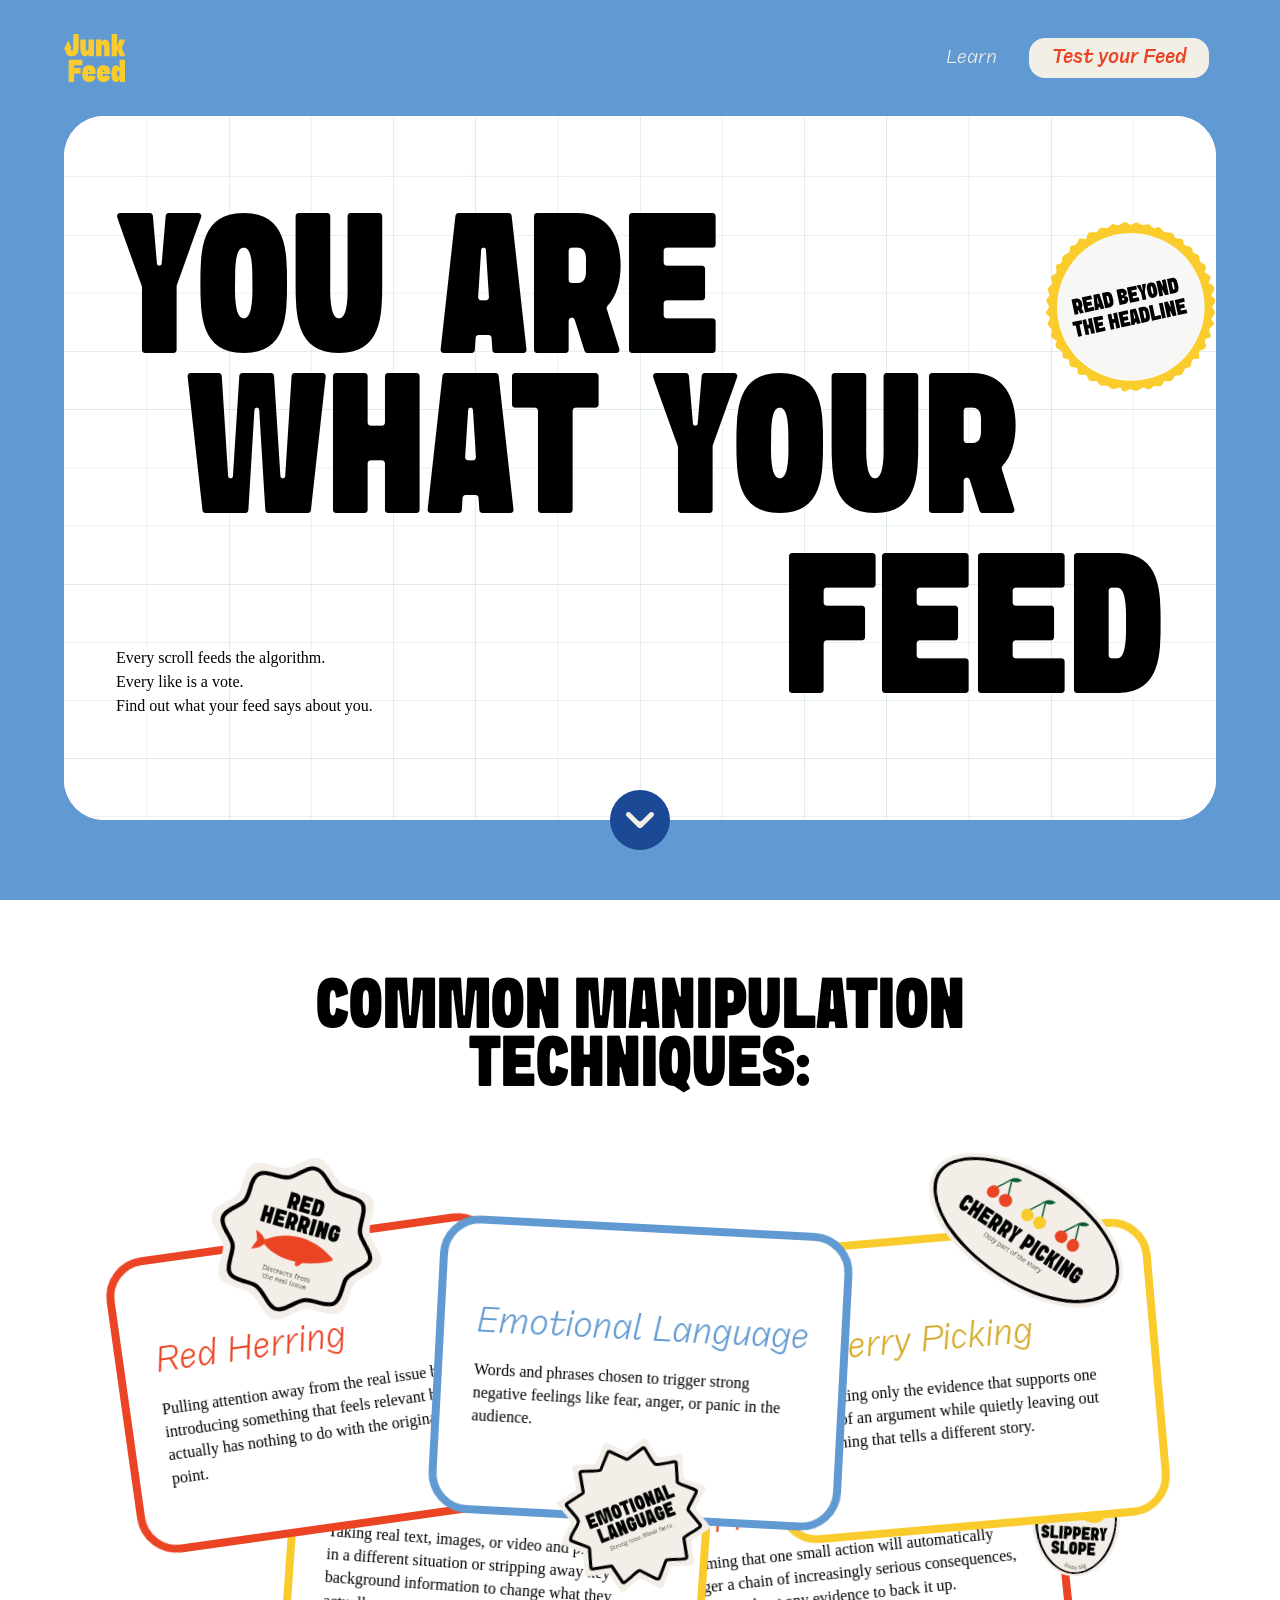
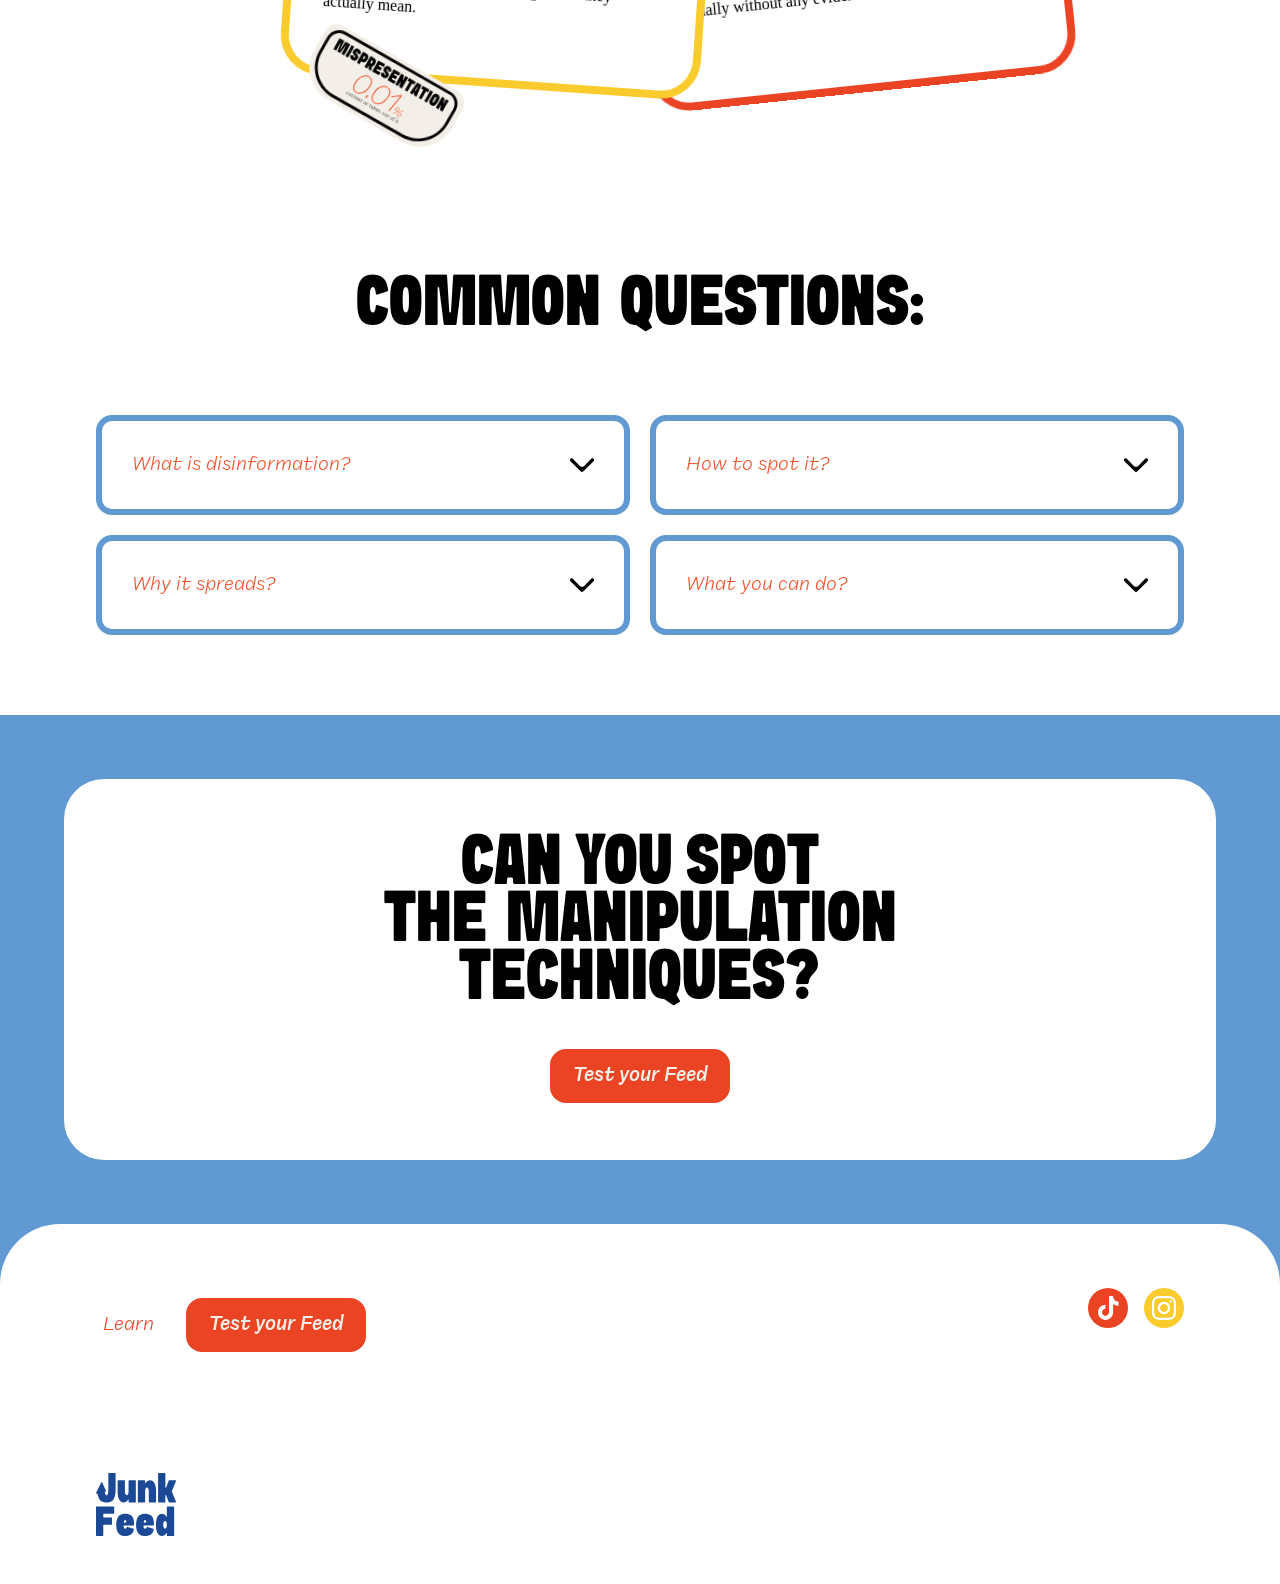
<file: index.html>
<!DOCTYPE html>
<html lang="en">
  <head>
    <meta charset="UTF-8" />
    <meta name="viewport" content="width=device-width, initial-scale=1.0" />
    <title>Junk Feed — You Are What Your Feed</title>
    <link rel="stylesheet" href="css/fonts.css" />
    <link rel="stylesheet" href="css/styles.css" />
    <link rel="stylesheet" href="css/animations.css" />
  </head>
  <body>
    <div class="page page--padded">
      <div class="page__inner">
        <header class="site-header">
          <a href="index.html" class="site-header__logo" aria-label="Junk Feed home">
            <img src="images/logo_nav.svg" alt="Junk Feed" width="62" height="48" />
          </a>
          <button
            type="button"
            class="site-header__menu-toggle"
            aria-expanded="false"
            aria-controls="site-header-nav"
            aria-label="Open menu"
          >
            <span class="site-header__menu-bar" aria-hidden="true"></span>
            <span class="site-header__menu-bar" aria-hidden="true"></span>
            <span class="site-header__menu-bar" aria-hidden="true"></span>
          </button>
          <button
            type="button"
            class="site-header__backdrop"
            aria-label="Close menu"
            tabindex="-1"
            hidden
          ></button>
          <nav id="site-header-nav" class="site-header__nav" aria-label="Main navigation">
            <a href="#techniques" class="site-header__link" data-motion="magnetic">Learn</a>
            <a href="quiz.html" class="btn btn--nav">Test your Feed</a>
          </nav>
        </header>
      </div>

      <div class="hero-block-wrap">
        <section class="hero-block" aria-label="Hero">
          <div class="hero-block__bg" aria-hidden="true"></div>
          <img class="hero-block__grid" src="images/hero-grid.png" alt="" aria-hidden="true" />
          <div class="hero-block__content">
            <h1 class="type-sink-hero hero-block__title">
              <span class="hero-block__title-line">You&nbsp;are</span>
              <span class="hero-block__title-line hero-block__title-line--indent">what&nbsp;your</span>
            </h1>
            <img
              class="hero-block__sticker"
              src="images/sticker-hero.svg"
              alt="Read beyond the headline"
              width="243"
              height="243"
            />
            <div class="hero-block__row">
              <p class="hero-block__tagline type-freight-body">
                Every scroll feeds&nbsp;the algorithm.<br />
                Every like is&nbsp;a vote.<br />
                Find out what&nbsp;your feed says about you.
              </p>
              <p class="hero-block__feed type-sink-hero">Feed</p>
            </div>
          </div>
          <a href="#techniques" class="scroll-btn" aria-label="Scroll to techniques">
            <img src="images/icon-arrow.svg" alt="" width="28" height="17" />
          </a>
        </section>
      </div>

      <section id="techniques" class="techniques-band section" aria-labelledby="techniques-heading">
        <h2 id="techniques-heading" class="techniques__title type-sink-title">
          <span class="title-line">Common Manipulation</span>
          <span class="title-line">Techniques:</span>
        </h2>
        <div class="techniques__grid techniques__grid--home">
          <div class="techniques__row techniques__row--home-first">
            <article
              class="technique-card technique-card--home technique-card--home-1 technique-card--red technique-card--w428"
            >
            <img
              class="technique-badge technique-badge--red-herring"
              src="images/red-herring-sticker.svg"
              alt=""
              aria-hidden="true"
            />
            <h3 class="type-frequenz-card">Red&nbsp;Herring</h3>
            <p class="type-freight-body">
              Pulling attention away from the real issue by introducing something that feels
              relevant but actually has nothing to do with the original point.
            </p>
            </article>
            <article
              class="technique-card technique-card--home technique-card--home-2 technique-card--blue technique-card--w423"
            >
            <img
              class="technique-badge technique-badge--emotional"
              src="images/emotional-language-sticker.svg"
              alt=""
              aria-hidden="true"
            />
            <h3 class="type-frequenz-card">Emotional&nbsp;Language</h3>
            <p class="type-freight-body">
              Words and phrases chosen to trigger strong negative feelings like fear, anger, or
              panic in the audience.
            </p>
            </article>
            <article
              class="technique-card technique-card--home technique-card--home-3 technique-card--yellow technique-card--w421"
            >
            <img
              class="technique-badge technique-badge--cherry"
              src="images/cherry-picking-sticker.svg"
              alt=""
              aria-hidden="true"
            />
            <h3 class="type-frequenz-card">Cherry&nbsp;Picking</h3>
            <p class="type-freight-body">
              Selecting only the evidence that supports one side of an argument while quietly
              leaving out anything that tells a different story.
            </p>
            </article>
          </div>
          <div class="techniques__row techniques__row--home-second">
            <article
              class="technique-card technique-card--home technique-card--home-4 technique-card--yellow technique-card--w421"
            >
            <img
              class="technique-badge technique-badge--misrep"
              src="images/misrepresentation-sticker.svg"
              alt=""
              aria-hidden="true"
            />
            <h3 class="type-frequenz-card">Misrepresentation</h3>
            <p class="type-freight-body">
              Taking real text, images, or video and placing them in a different situation or
              stripping away key background information to change what they actually mean.
            </p>
            </article>
            <article
              class="technique-card technique-card--home technique-card--home-5 technique-card--red technique-card--w428"
            >
            <img
              class="technique-badge technique-badge--slippery"
              src="images/slippery-slope-sticker.svg"
              alt=""
              aria-hidden="true"
            />
            <h3 class="type-frequenz-card">Slippery&nbsp;Slope</h3>
            <p class="type-freight-body">
              Claiming that one small action will automatically trigger a chain of increasingly
              serious consequences, usually without any evidence to back it up.
            </p>
            </article>
          </div>
        </div>
      </section>

      <section id="faq" class="faq-band section" aria-labelledby="faq-heading">
        <h2 id="faq-heading" class="faq__title type-sink-title">
          <span class="title-line">Common&nbsp;Questions:</span>
        </h2>
        <div class="faq__grid">
          <div class="faq-item">
            <button class="faq-item__trigger" type="button" aria-expanded="false">
              <span class="faq-item__question">What is&nbsp;disinformation?</span>
              <span class="faq-item__icon" aria-hidden="true">
                <img src="images/arrow-accordion.svg" alt="" width="24" height="24" />
              </span>
            </button>
            <div class="faq-item__panel" aria-hidden="true">
              <div class="faq-item__answer">
                <p>
                  Disinformation is false or misleading information that is deliberately created and
                  spread to deceive people. Unlike accidental misinformation, disinformation is
                  intentional. It is designed to trigger emotional reactions like fear or outrage,
                  making it more likely to be believed and shared before anyone stops to question it.
                </p>
              </div>
            </div>
          </div>
          <div class="faq-item">
            <button class="faq-item__trigger" type="button" aria-expanded="false">
              <span class="faq-item__question">How to&nbsp;spot it?</span>
              <span class="faq-item__icon" aria-hidden="true">
                <img src="images/arrow-accordion.svg" alt="" width="24" height="24" />
              </span>
            </button>
            <div class="faq-item__panel" aria-hidden="true">
              <div class="faq-item__answer">
                <p>
                  Ask yourself a few simple questions before engaging with any content. Does it make
                  you feel fear, anger, or panic? Does it claim something dramatic that no major news
                  outlet is reporting? Does it use vague sources or no sources at all?
                </p>
              </div>
            </div>
          </div>
          <div class="faq-item">
            <button class="faq-item__trigger" type="button" aria-expanded="false">
              <span class="faq-item__question">Why it&nbsp;spreads?</span>
              <span class="faq-item__icon" aria-hidden="true">
                <img src="images/arrow-accordion.svg" alt="" width="24" height="24" />
              </span>
            </button>
            <div class="faq-item__panel" aria-hidden="true">
              <div class="faq-item__answer">
                <p>
                  Short-form video platforms like TikTok and Instagram use algorithms that
                  prioritise content based on engagement. Every time you watch, rewatch, like, or
                  comment on a video, even a misleading one, the algorithm reads it as a signal of
                  interest and shows it to more people.
                </p>
              </div>
            </div>
          </div>
          <div class="faq-item">
            <button class="faq-item__trigger" type="button" aria-expanded="false">
              <span class="faq-item__question">What you&nbsp;can do?</span>
              <span class="faq-item__icon" aria-hidden="true">
                <img src="images/arrow-accordion.svg" alt="" width="24" height="24" />
              </span>
            </button>
            <div class="faq-item__panel" aria-hidden="true">
              <div class="faq-item__answer">
                <p>
                  You have more power over your feed than you think. Use the Not Interested feature
                  to tell the algorithm what you do not want to see. Report content that feels
                  misleading or harmful.
                </p>
                <p>
                  Check the source before sharing anything that triggers a strong emotional reaction.
                  Small actions add up. Every time you refuse to engage with junk, you starve the
                  algorithm of the signal it needs to spread it further.
                </p>
              </div>
            </div>
          </div>
        </div>
      </section>

      <section class="cta-band section" aria-labelledby="cta-heading">
        <div class="cta-card">
          <h2 id="cta-heading" class="cta-card__title type-sink-title">
            <span class="title-line">Can you spot</span>
            <span class="title-line">the&nbsp;manipulation</span>
            <span class="title-line">TECHNIQUES?</span>
          </h2>
          <a href="quiz.html" class="btn btn--cta">Test your Feed</a>
        </div>
      </section>

      <footer class="site-footer section">
        <div class="site-footer__top">
          <nav class="site-footer__nav" aria-label="Footer navigation">
            <a href="#techniques" class="site-footer__link">Learn</a>
            <a href="quiz.html" class="btn btn--cta">Test your Feed</a>
          </nav>
          <div class="site-footer__socials">
            <a href="#" class="site-footer__social site-footer__social--tiktok" aria-label="TikTok">
              <img src="images/tiktok-icon.svg" alt="" width="24" height="24" />
            </a>
            <a
              href="https://www.instagram.com/junk.feed.awareness?igsh=ZHQyY3dncTY5anR4"
              class="site-footer__social site-footer__social--instagram"
              target="_blank"
              rel="noopener noreferrer"
              aria-label="Instagram"
            >
              <img src="images/instagram-icon.svg" alt="" width="24" height="24" />
            </a>
          </div>
        </div>
        <div class="site-footer__logo">
          <img src="images/logo_footer.svg" alt="Junk Feed" width="80" height="63" />
        </div>
      </footer>
    </div>
    <script src="js/nav.js" defer></script>
    <script src="js/learn.js" defer></script>
    <script src="js/motion.js" defer></script>
  </body>
</html>
</file>
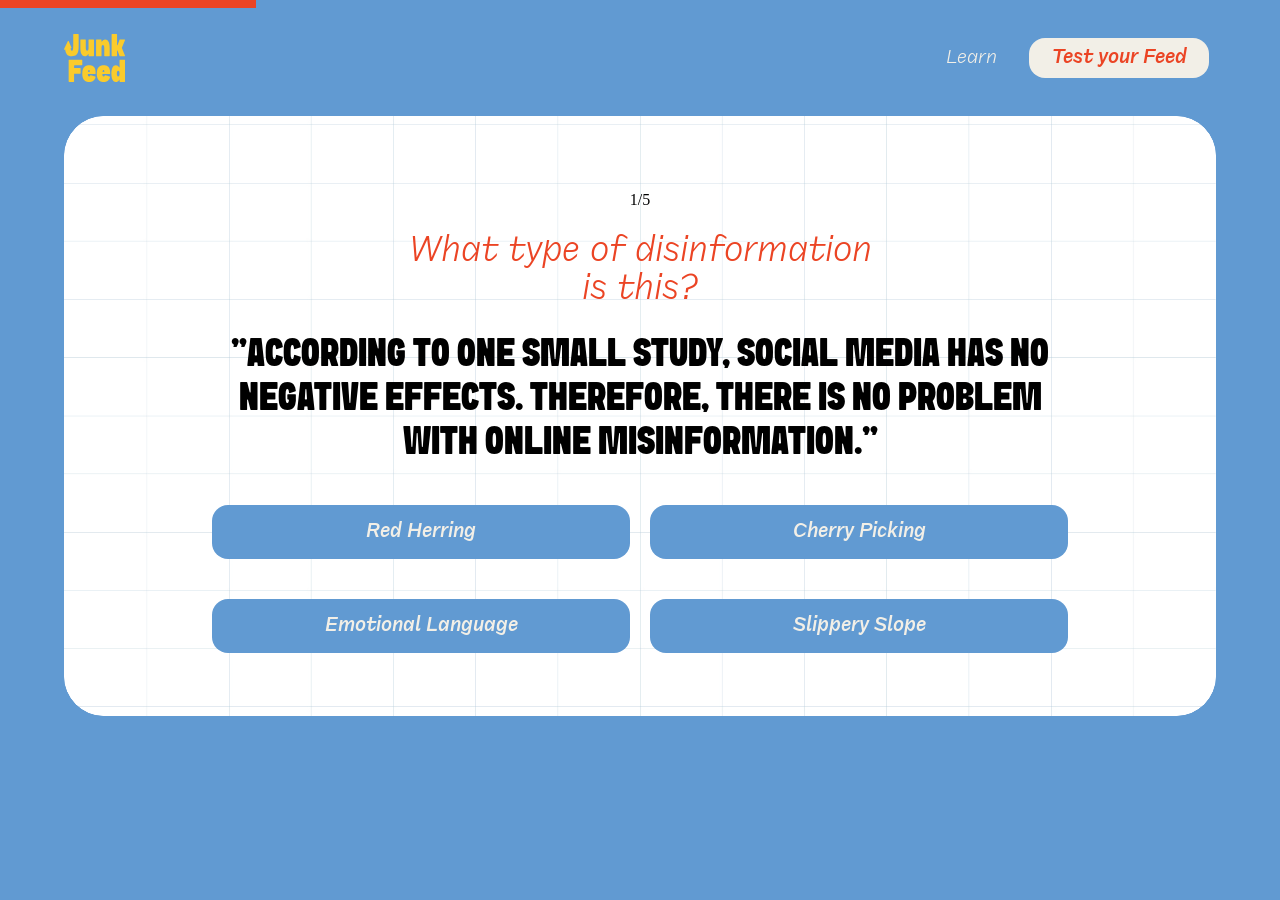
<file: question1.html>
<!DOCTYPE html>
<html lang="en">
  <head>
    <meta charset="UTF-8" />
    <meta name="viewport" content="width=device-width, initial-scale=1.0" />
    <title>Junk Feed — Question 1</title>
    <link rel="stylesheet" href="css/fonts.css" />
    <link rel="stylesheet" href="css/styles.css" />
    <link rel="stylesheet" href="css/animations.css" />
  </head>
  <body class="page-quiz" data-question="1" data-next="question2.html">
    <div class="page page--padded">
      <div class="page__inner">
        <header class="site-header">
          <a href="index.html" class="site-header__logo" aria-label="Junk Feed home">
            <img src="images/logo_nav.svg" alt="Junk Feed" width="62" height="48" />
          </a>
          <button
            type="button"
            class="site-header__menu-toggle"
            aria-expanded="false"
            aria-controls="site-header-nav"
            aria-label="Open menu"
          >
            <span class="site-header__menu-bar" aria-hidden="true"></span>
            <span class="site-header__menu-bar" aria-hidden="true"></span>
            <span class="site-header__menu-bar" aria-hidden="true"></span>
          </button>
          <button
            type="button"
            class="site-header__backdrop"
            aria-label="Close menu"
            tabindex="-1"
            hidden
          ></button>
          <nav id="site-header-nav" class="site-header__nav" aria-label="Main navigation">
            <a href="index.html#techniques" class="site-header__link">Learn</a>
            <a href="quiz.html" class="btn btn--nav">Test your Feed</a>
          </nav>
        </header>
      </div>

      <div class="page__inner">
        <section class="quiz-screen" aria-label="Question 1">
          <div class="hero-block__bg" aria-hidden="true"></div>
          <img class="hero-block__grid" src="images/hero-grid.png" alt="" aria-hidden="true" />
          <div class="quiz-screen__inner">
            <div class="quiz-screen__body">
              <div class="quiz-screen__intro">
              <p class="quiz-progress">1/5</p>
              <p class="type-frequenz-quiz-prompt">
                <span class="title-line">What type of&nbsp;disinformation</span>
                <span class="title-line">is&nbsp;this?</span>
              </p>
              <div class="quiz-quote-wrap">
                <p class="quiz-quote type-sink-quiz-quote">“According to one small study, social media has no negative effects. Therefore, there is no problem with online misinformation.”</p>
              </div>
            </div>
            <div id="quiz-answers" class="quiz-answers">
              <div class="quiz-answers__col">
                <button type="button" class="quiz-answer-btn" data-label="Red Herring" data-correct="false">Red Herring</button>
                <button type="button" class="quiz-answer-btn" data-label="Emotional Language" data-correct="false">Emotional Language</button>
              </div>
              <div class="quiz-answers__col">
                <button type="button" class="quiz-answer-btn" data-label="Cherry Picking" data-correct="true">Cherry Picking</button>
                <button type="button" class="quiz-answer-btn" data-label="Slippery Slope" data-correct="false">Slippery Slope</button>
              </div>
            </div>
            </div>
            <button type="button" id="quiz-next" class="btn btn--cta quiz-next-btn" hidden>Next</button>
          </div>
        </section>
      </div>
    </div>
    <script src="js/nav.js" defer></script>
    <script src="js/motion.js" defer></script>
    <script src="js/quiz-storage.js"></script>
    <script src="js/quiz-question.js"></script>
  </body>
</html>
</file>
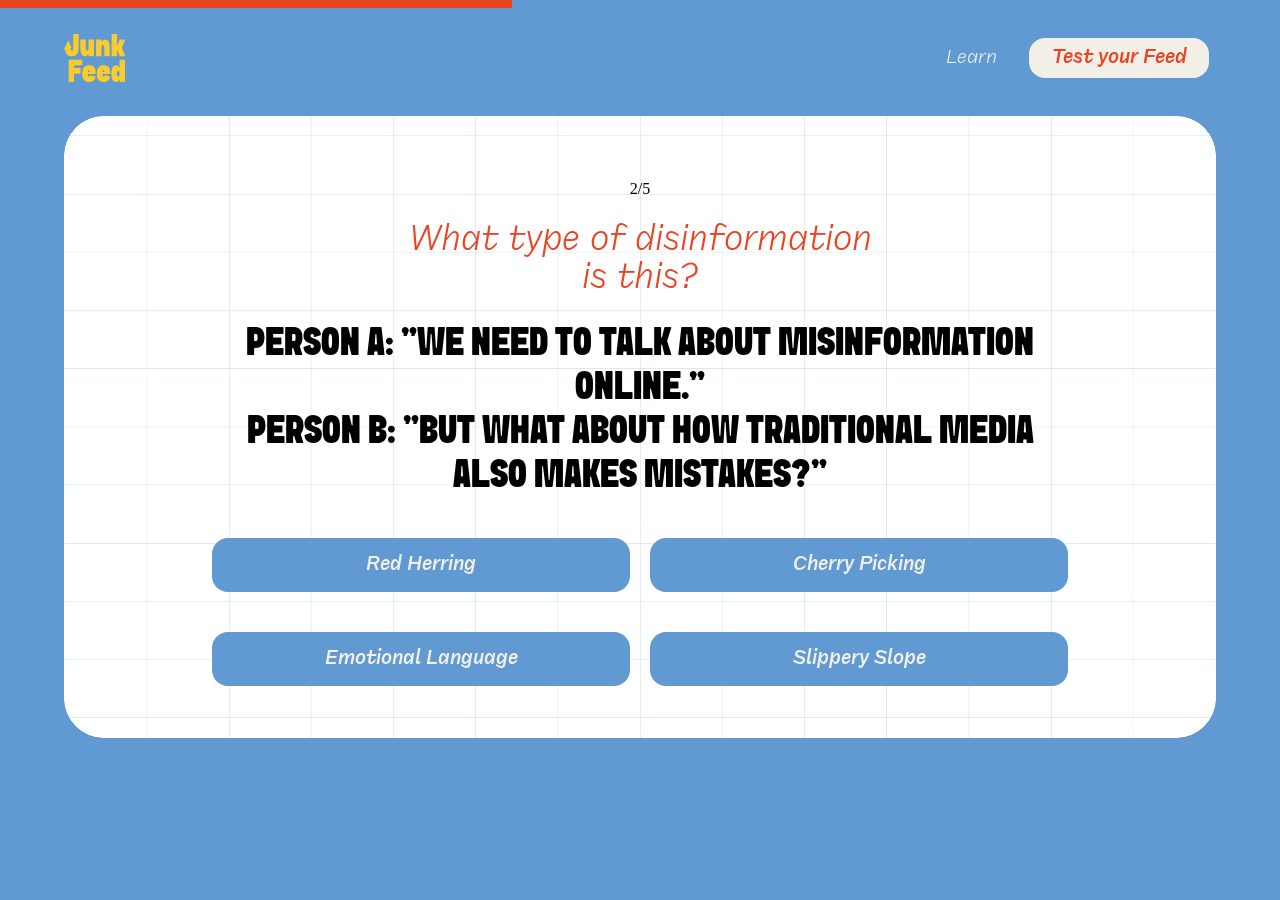
<file: question2.html>
<!DOCTYPE html>
<html lang="en">
  <head>
    <meta charset="UTF-8" />
    <meta name="viewport" content="width=device-width, initial-scale=1.0" />
    <title>Junk Feed — Question 2</title>
    <link rel="stylesheet" href="css/fonts.css" />
    <link rel="stylesheet" href="css/styles.css" />
    <link rel="stylesheet" href="css/animations.css" />
  </head>
  <body class="page-quiz" data-question="2" data-next="question3.html">
    <div class="page page--padded">
      <div class="page__inner">
        <header class="site-header">
          <a href="index.html" class="site-header__logo" aria-label="Junk Feed home">
            <img src="images/logo_nav.svg" alt="Junk Feed" width="62" height="48" />
          </a>
          <button
            type="button"
            class="site-header__menu-toggle"
            aria-expanded="false"
            aria-controls="site-header-nav"
            aria-label="Open menu"
          >
            <span class="site-header__menu-bar" aria-hidden="true"></span>
            <span class="site-header__menu-bar" aria-hidden="true"></span>
            <span class="site-header__menu-bar" aria-hidden="true"></span>
          </button>
          <button
            type="button"
            class="site-header__backdrop"
            aria-label="Close menu"
            tabindex="-1"
            hidden
          ></button>
          <nav id="site-header-nav" class="site-header__nav" aria-label="Main navigation">
            <a href="index.html#techniques" class="site-header__link">Learn</a>
            <a href="quiz.html" class="btn btn--nav">Test your Feed</a>
          </nav>
        </header>
      </div>

      <div class="page__inner">
        <section class="quiz-screen" aria-label="Question 2">
          <div class="hero-block__bg" aria-hidden="true"></div>
          <img class="hero-block__grid" src="images/hero-grid.png" alt="" aria-hidden="true" />
          <div class="quiz-screen__inner">
            <div class="quiz-screen__body">
              <div class="quiz-screen__intro">
              <p class="quiz-progress">2/5</p>
              <p class="type-frequenz-quiz-prompt">
                <span class="title-line">What type of&nbsp;disinformation</span>
                <span class="title-line">is&nbsp;this?</span>
              </p>
              <div class="quiz-quote-wrap">
                <p class="quiz-quote type-sink-quiz-quote">Person A: “We need to talk about misinformation online.”<br />Person B: “But what about how traditional media also makes mistakes?”</p>
              </div>
            </div>
            <div id="quiz-answers" class="quiz-answers">
              <div class="quiz-answers__col">
                <button type="button" class="quiz-answer-btn" data-label="Red Herring" data-correct="true">Red Herring</button>
                <button type="button" class="quiz-answer-btn" data-label="Emotional Language" data-correct="false">Emotional Language</button>
              </div>
              <div class="quiz-answers__col">
                <button type="button" class="quiz-answer-btn" data-label="Cherry Picking" data-correct="false">Cherry Picking</button>
                <button type="button" class="quiz-answer-btn" data-label="Slippery Slope" data-correct="false">Slippery Slope</button>
              </div>
            </div>
            </div>
            <button type="button" id="quiz-next" class="btn btn--cta quiz-next-btn" hidden>Next</button>
          </div>
        </section>
      </div>
    </div>
    <script src="js/nav.js" defer></script>
    <script src="js/motion.js" defer></script>
    <script src="js/quiz-storage.js"></script>
    <script src="js/quiz-question.js"></script>
  </body>
</html>
</file>
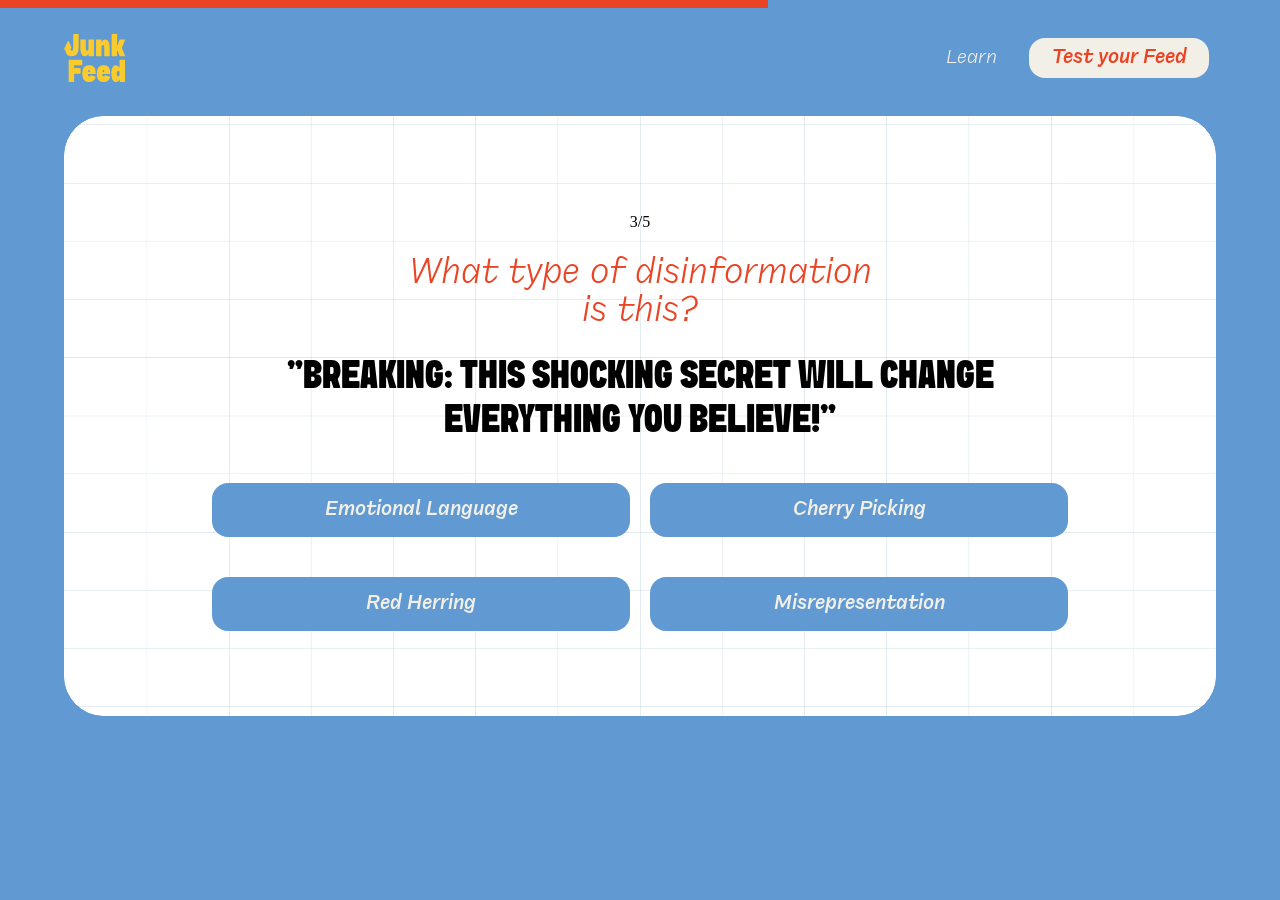
<file: question3.html>
<!DOCTYPE html>
<html lang="en">
  <head>
    <meta charset="UTF-8" />
    <meta name="viewport" content="width=device-width, initial-scale=1.0" />
    <title>Junk Feed — Question 3</title>
    <link rel="stylesheet" href="css/fonts.css" />
    <link rel="stylesheet" href="css/styles.css" />
    <link rel="stylesheet" href="css/animations.css" />
  </head>
  <body class="page-quiz" data-question="3" data-next="question4.html">
    <div class="page page--padded">
      <div class="page__inner">
        <header class="site-header">
          <a href="index.html" class="site-header__logo" aria-label="Junk Feed home">
            <img src="images/logo_nav.svg" alt="Junk Feed" width="62" height="48" />
          </a>
          <button
            type="button"
            class="site-header__menu-toggle"
            aria-expanded="false"
            aria-controls="site-header-nav"
            aria-label="Open menu"
          >
            <span class="site-header__menu-bar" aria-hidden="true"></span>
            <span class="site-header__menu-bar" aria-hidden="true"></span>
            <span class="site-header__menu-bar" aria-hidden="true"></span>
          </button>
          <button
            type="button"
            class="site-header__backdrop"
            aria-label="Close menu"
            tabindex="-1"
            hidden
          ></button>
          <nav id="site-header-nav" class="site-header__nav" aria-label="Main navigation">
            <a href="index.html#techniques" class="site-header__link">Learn</a>
            <a href="quiz.html" class="btn btn--nav">Test your Feed</a>
          </nav>
        </header>
      </div>

      <div class="page__inner">
        <section class="quiz-screen" aria-label="Question 3">
          <div class="hero-block__bg" aria-hidden="true"></div>
          <img class="hero-block__grid" src="images/hero-grid.png" alt="" aria-hidden="true" />
          <div class="quiz-screen__inner">
            <div class="quiz-screen__body">
              <div class="quiz-screen__intro">
              <p class="quiz-progress">3/5</p>
              <p class="type-frequenz-quiz-prompt">
                <span class="title-line">What type of&nbsp;disinformation</span>
                <span class="title-line">is&nbsp;this?</span>
              </p>
              <div class="quiz-quote-wrap">
                <p class="quiz-quote type-sink-quiz-quote">“BREAKING: This shocking secret will change everything you believe!”</p>
              </div>
            </div>
            <div id="quiz-answers" class="quiz-answers">
              <div class="quiz-answers__col">
                <button type="button" class="quiz-answer-btn" data-label="Emotional Language" data-correct="true">Emotional Language</button>
                <button type="button" class="quiz-answer-btn" data-label="Red Herring" data-correct="false">Red Herring</button>
              </div>
              <div class="quiz-answers__col">
                <button type="button" class="quiz-answer-btn" data-label="Cherry Picking" data-correct="false">Cherry Picking</button>
                <button type="button" class="quiz-answer-btn" data-label="Misrepresentation" data-correct="false">Misrepresentation</button>
              </div>
            </div>
            </div>
            <button type="button" id="quiz-next" class="btn btn--cta quiz-next-btn" hidden>Next</button>
          </div>
        </section>
      </div>
    </div>
    <script src="js/nav.js" defer></script>
    <script src="js/motion.js" defer></script>
    <script src="js/quiz-storage.js"></script>
    <script src="js/quiz-question.js"></script>
  </body>
</html>
</file>
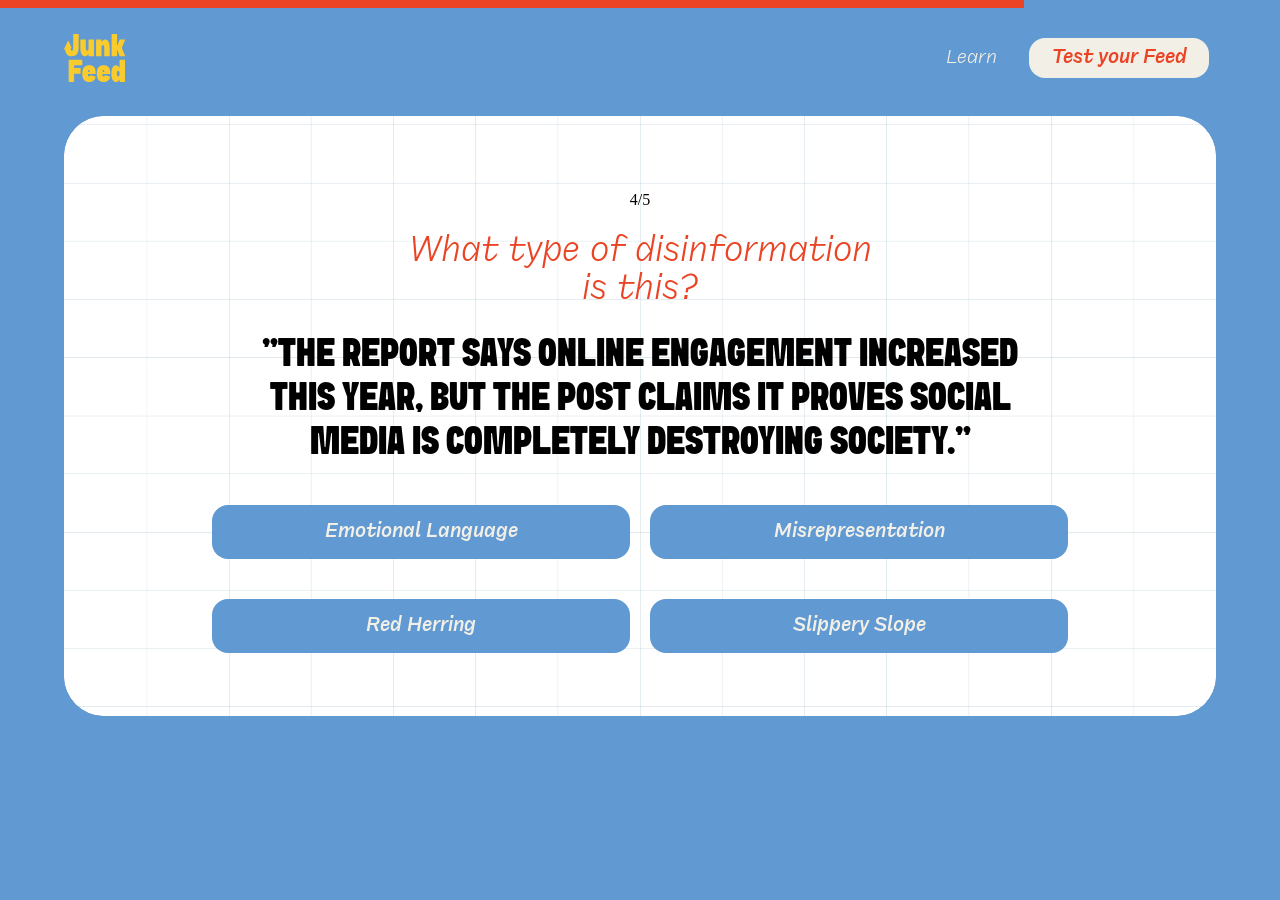
<file: question4.html>
<!DOCTYPE html>
<html lang="en">
  <head>
    <meta charset="UTF-8" />
    <meta name="viewport" content="width=device-width, initial-scale=1.0" />
    <title>Junk Feed — Question 4</title>
    <link rel="stylesheet" href="css/fonts.css" />
    <link rel="stylesheet" href="css/styles.css" />
    <link rel="stylesheet" href="css/animations.css" />
  </head>
  <body class="page-quiz" data-question="4" data-next="question5.html">
    <div class="page page--padded">
      <div class="page__inner">
        <header class="site-header">
          <a href="index.html" class="site-header__logo" aria-label="Junk Feed home">
            <img src="images/logo_nav.svg" alt="Junk Feed" width="62" height="48" />
          </a>
          <button
            type="button"
            class="site-header__menu-toggle"
            aria-expanded="false"
            aria-controls="site-header-nav"
            aria-label="Open menu"
          >
            <span class="site-header__menu-bar" aria-hidden="true"></span>
            <span class="site-header__menu-bar" aria-hidden="true"></span>
            <span class="site-header__menu-bar" aria-hidden="true"></span>
          </button>
          <button
            type="button"
            class="site-header__backdrop"
            aria-label="Close menu"
            tabindex="-1"
            hidden
          ></button>
          <nav id="site-header-nav" class="site-header__nav" aria-label="Main navigation">
            <a href="index.html#techniques" class="site-header__link">Learn</a>
            <a href="quiz.html" class="btn btn--nav">Test your Feed</a>
          </nav>
        </header>
      </div>

      <div class="page__inner">
        <section class="quiz-screen" aria-label="Question 4">
          <div class="hero-block__bg" aria-hidden="true"></div>
          <img class="hero-block__grid" src="images/hero-grid.png" alt="" aria-hidden="true" />
          <div class="quiz-screen__inner">
            <div class="quiz-screen__body">
              <div class="quiz-screen__intro">
              <p class="quiz-progress">4/5</p>
              <p class="type-frequenz-quiz-prompt">
                <span class="title-line">What type of&nbsp;disinformation</span>
                <span class="title-line">is&nbsp;this?</span>
              </p>
              <div class="quiz-quote-wrap">
                <p class="quiz-quote type-sink-quiz-quote">“The report says online engagement increased this year, but the post claims it proves social media is completely destroying society.”</p>
              </div>
            </div>
            <div id="quiz-answers" class="quiz-answers">
              <div class="quiz-answers__col">
                <button type="button" class="quiz-answer-btn" data-label="Emotional Language" data-correct="false">Emotional Language</button>
                <button type="button" class="quiz-answer-btn" data-label="Red Herring" data-correct="false">Red Herring</button>
              </div>
              <div class="quiz-answers__col">
                <button type="button" class="quiz-answer-btn" data-label="Misrepresentation" data-correct="true">Misrepresentation</button>
                <button type="button" class="quiz-answer-btn" data-label="Slippery Slope" data-correct="false">Slippery Slope</button>
              </div>
            </div>
            </div>
            <button type="button" id="quiz-next" class="btn btn--cta quiz-next-btn" hidden>Next</button>
          </div>
        </section>
      </div>
    </div>
    <script src="js/nav.js" defer></script>
    <script src="js/motion.js" defer></script>
    <script src="js/quiz-storage.js"></script>
    <script src="js/quiz-question.js"></script>
  </body>
</html>
</file>
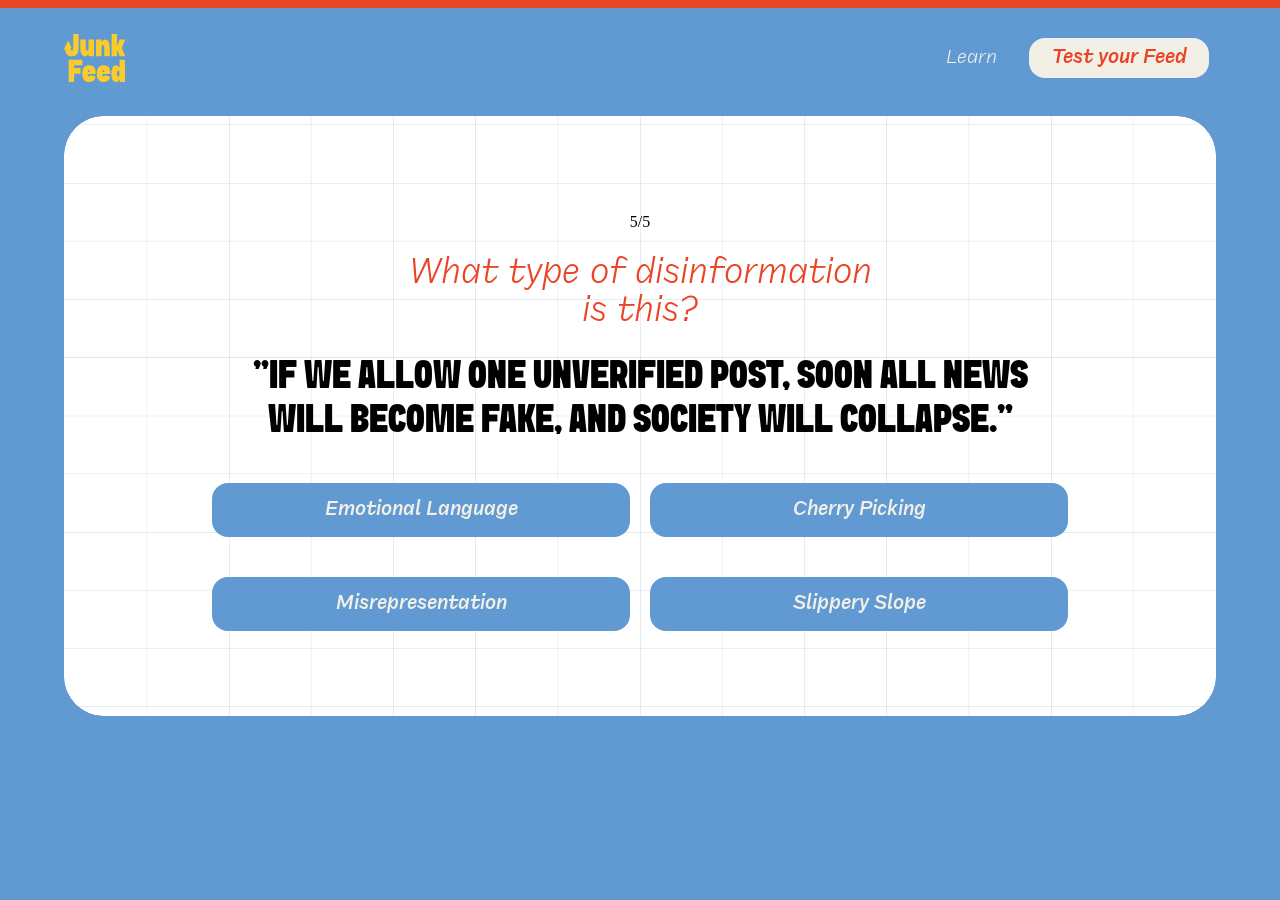
<file: question5.html>
<!DOCTYPE html>
<html lang="en">
  <head>
    <meta charset="UTF-8" />
    <meta name="viewport" content="width=device-width, initial-scale=1.0" />
    <title>Junk Feed — Question 5</title>
    <link rel="stylesheet" href="css/fonts.css" />
    <link rel="stylesheet" href="css/styles.css" />
    <link rel="stylesheet" href="css/animations.css" />
  </head>
  <body class="page-quiz" data-question="5" data-next="results.html">
    <div class="page page--padded">
      <div class="page__inner">
        <header class="site-header">
          <a href="index.html" class="site-header__logo" aria-label="Junk Feed home">
            <img src="images/logo_nav.svg" alt="Junk Feed" width="62" height="48" />
          </a>
          <button
            type="button"
            class="site-header__menu-toggle"
            aria-expanded="false"
            aria-controls="site-header-nav"
            aria-label="Open menu"
          >
            <span class="site-header__menu-bar" aria-hidden="true"></span>
            <span class="site-header__menu-bar" aria-hidden="true"></span>
            <span class="site-header__menu-bar" aria-hidden="true"></span>
          </button>
          <button
            type="button"
            class="site-header__backdrop"
            aria-label="Close menu"
            tabindex="-1"
            hidden
          ></button>
          <nav id="site-header-nav" class="site-header__nav" aria-label="Main navigation">
            <a href="index.html#techniques" class="site-header__link">Learn</a>
            <a href="quiz.html" class="btn btn--nav">Test your Feed</a>
          </nav>
        </header>
      </div>

      <div class="page__inner">
        <section class="quiz-screen" aria-label="Question 5">
          <div class="hero-block__bg" aria-hidden="true"></div>
          <img class="hero-block__grid" src="images/hero-grid.png" alt="" aria-hidden="true" />
          <div class="quiz-screen__inner">
            <div class="quiz-screen__body">
              <div class="quiz-screen__intro">
              <p class="quiz-progress">5/5</p>
              <p class="type-frequenz-quiz-prompt">
                <span class="title-line">What type of&nbsp;disinformation</span>
                <span class="title-line">is&nbsp;this?</span>
              </p>
              <div class="quiz-quote-wrap">
                <p class="quiz-quote type-sink-quiz-quote">“If we allow one unverified post, soon all news will become fake, and society will collapse.”</p>
              </div>
            </div>
            <div id="quiz-answers" class="quiz-answers">
              <div class="quiz-answers__col">
                <button type="button" class="quiz-answer-btn" data-label="Emotional Language" data-correct="false">Emotional Language</button>
                <button type="button" class="quiz-answer-btn" data-label="Misrepresentation" data-correct="false">Misrepresentation</button>
              </div>
              <div class="quiz-answers__col">
                <button type="button" class="quiz-answer-btn" data-label="Cherry Picking" data-correct="false">Cherry Picking</button>
                <button type="button" class="quiz-answer-btn" data-label="Slippery Slope" data-correct="true">Slippery Slope</button>
              </div>
            </div>
            </div>
            <button type="button" id="quiz-next" class="btn btn--cta quiz-next-btn" hidden>Next</button>
          </div>
        </section>
      </div>
    </div>
    <script src="js/nav.js" defer></script>
    <script src="js/motion.js" defer></script>
    <script src="js/quiz-storage.js"></script>
    <script src="js/quiz-question.js"></script>
  </body>
</html>
</file>
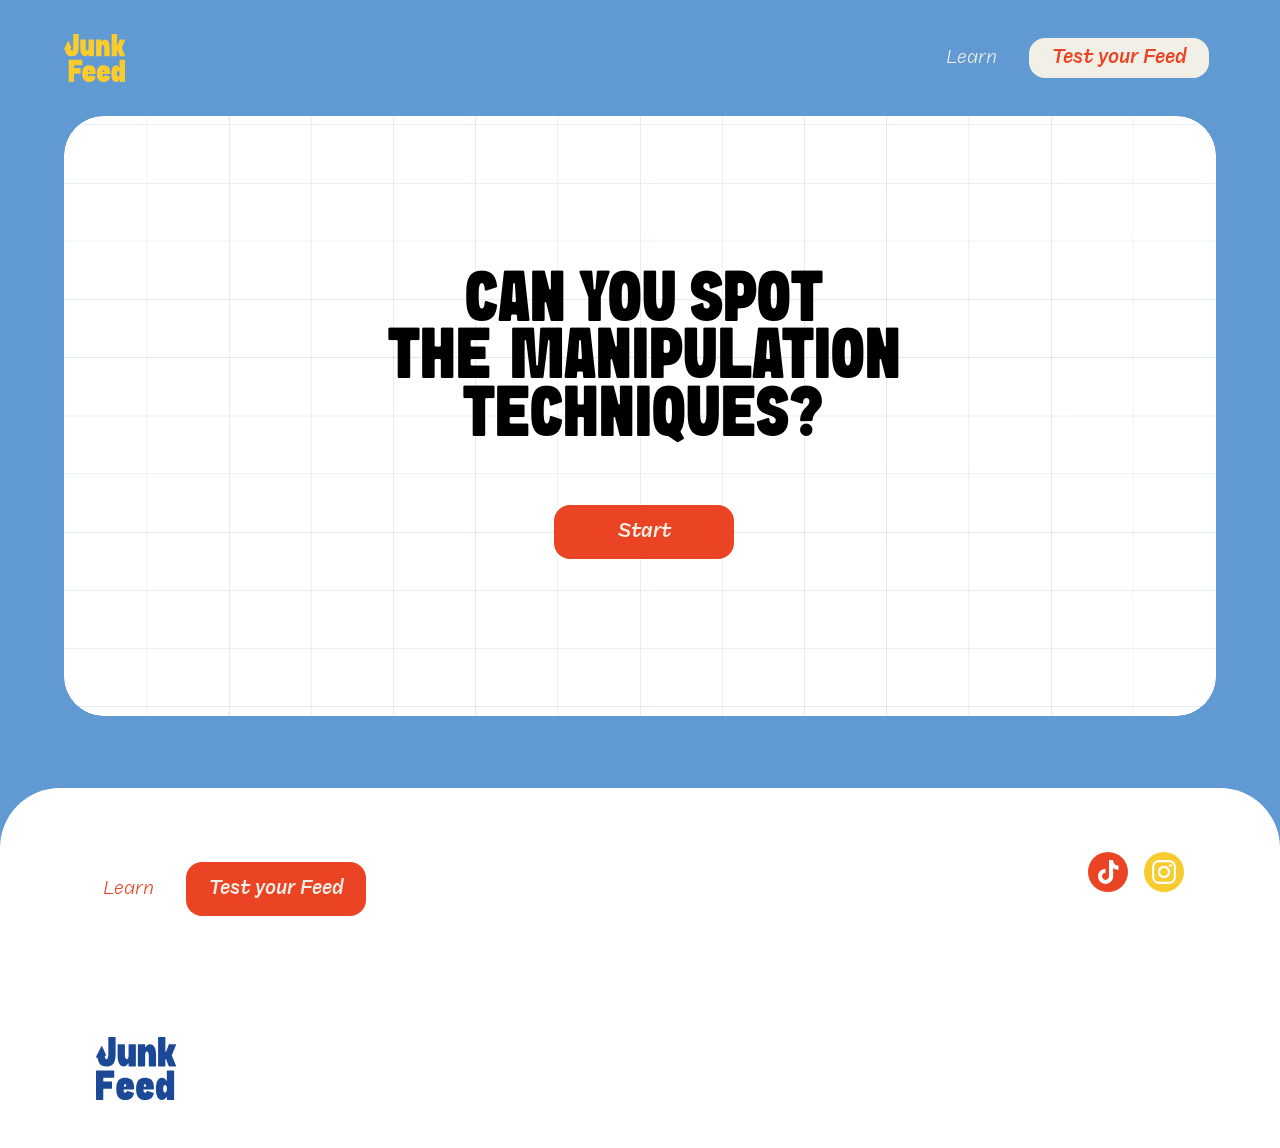
<file: quiz.html>
<!DOCTYPE html>
<html lang="en">
  <head>
    <meta charset="UTF-8" />
    <meta name="viewport" content="width=device-width, initial-scale=1.0" />
    <title>Junk Feed — Quiz</title>
    <link rel="stylesheet" href="css/fonts.css" />
    <link rel="stylesheet" href="css/styles.css" />
    <link rel="stylesheet" href="css/animations.css" />
  </head>
  <body class="page-quiz">
    <div class="page page--padded">
      <div class="page__inner">
        <header class="site-header">
          <a href="index.html" class="site-header__logo" aria-label="Junk Feed home">
            <img src="images/logo_nav.svg" alt="Junk Feed" width="62" height="48" />
          </a>
          <button
            type="button"
            class="site-header__menu-toggle"
            aria-expanded="false"
            aria-controls="site-header-nav"
            aria-label="Open menu"
          >
            <span class="site-header__menu-bar" aria-hidden="true"></span>
            <span class="site-header__menu-bar" aria-hidden="true"></span>
            <span class="site-header__menu-bar" aria-hidden="true"></span>
          </button>
          <button
            type="button"
            class="site-header__backdrop"
            aria-label="Close menu"
            tabindex="-1"
            hidden
          ></button>
          <nav id="site-header-nav" class="site-header__nav" aria-label="Main navigation">
            <a href="index.html#techniques" class="site-header__link">Learn</a>
            <span class="btn btn--nav" aria-current="page">Test your Feed</span>
          </nav>
        </header>
      </div>

      <div class="page__inner">
        <section class="quiz-screen quiz-screen--landing" aria-label="Quiz start">
          <div class="hero-block__bg" aria-hidden="true"></div>
          <img class="hero-block__grid" src="images/hero-grid.png" alt="" aria-hidden="true" />
          <div class="quiz-screen__inner">
            <h1 class="cta-card__title type-sink-title">
              <span class="title-line">Can you spot</span>
              <span class="title-line">the&nbsp;manipulation</span>
              <span class="title-line">TECHNIQUES?</span>
            </h1>
            <a href="question1.html" class="btn btn--cta" id="quiz-start">Start</a>
          </div>
        </section>
      </div>

      <footer class="site-footer section">
        <div class="site-footer__top">
          <nav class="site-footer__nav" aria-label="Footer navigation">
            <a href="index.html#techniques" class="site-footer__link">Learn</a>
            <a href="quiz.html" class="btn btn--cta">Test your Feed</a>
          </nav>
          <div class="site-footer__socials">
            <a href="#" class="site-footer__social site-footer__social--tiktok" aria-label="TikTok">
              <img src="images/tiktok-icon.svg" alt="" width="24" height="24" />
            </a>
            <a
              href="https://www.instagram.com/junk.feed.awareness?igsh=ZHQyY3dncTY5anR4"
              class="site-footer__social site-footer__social--instagram"
              target="_blank"
              rel="noopener noreferrer"
              aria-label="Instagram"
            >
              <img src="images/instagram-icon.svg" alt="" width="24" height="24" />
            </a>
          </div>
        </div>
        <div class="site-footer__logo">
          <img src="images/logo_footer.svg" alt="Junk Feed" width="80" height="63" />
        </div>
      </footer>
    </div>
    <script src="js/nav.js" defer></script>
    <script src="js/quiz-storage.js"></script>
    <script>
      document.getElementById("quiz-start").addEventListener("click", function () {
        JunkFeedStorage.reset();
      });
    </script>
      <script src="js/motion.js" defer></script>
  </body>
</html>
</file>
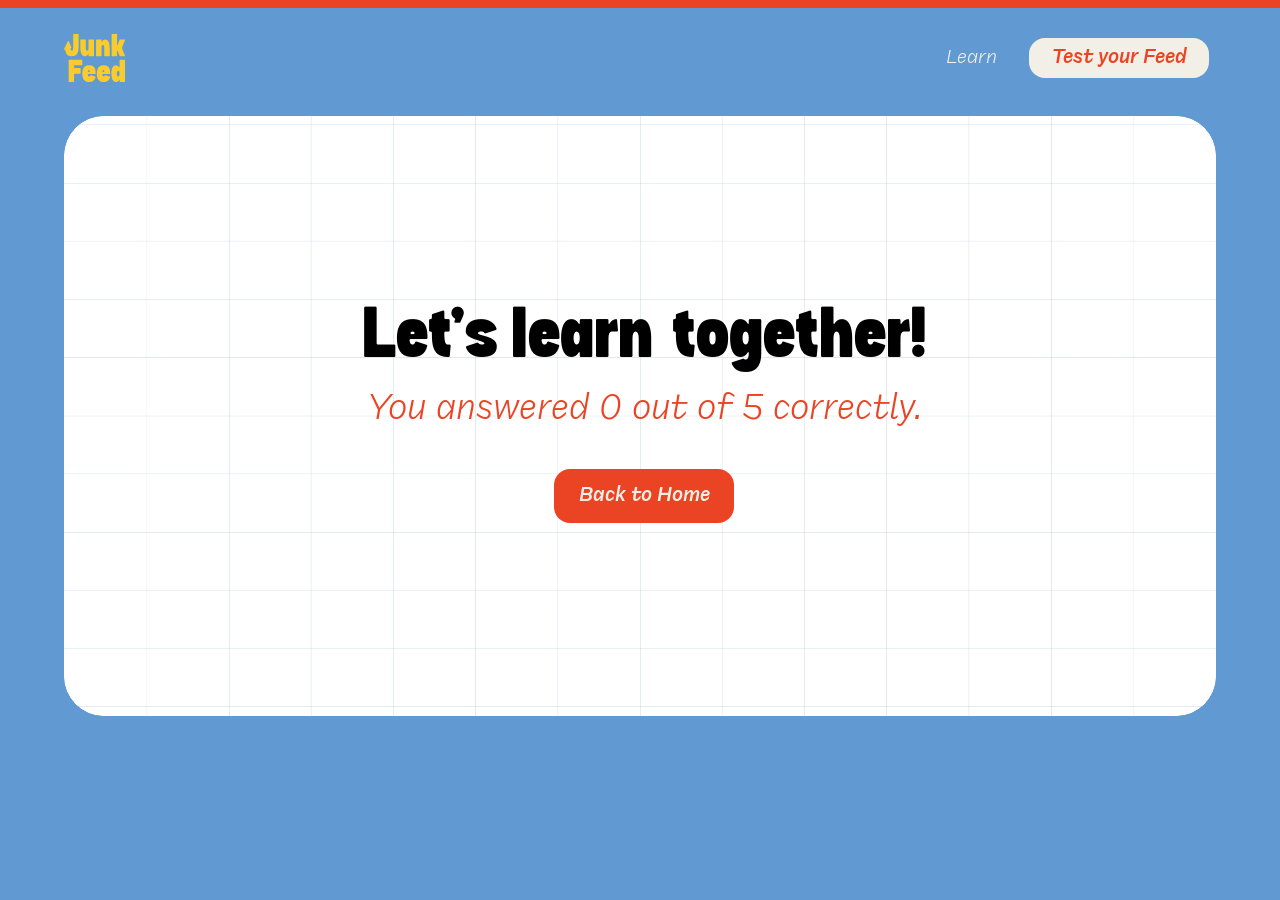
<file: results.html>
<!DOCTYPE html>
<html lang="en">
  <head>
    <meta charset="UTF-8" />
    <meta name="viewport" content="width=device-width, initial-scale=1.0" />
    <title>Junk Feed — Quiz Results</title>
    <link rel="stylesheet" href="css/fonts.css" />
    <link rel="stylesheet" href="css/styles.css" />
    <link rel="stylesheet" href="css/animations.css" />
  </head>
  <body class="page-quiz">
    <div class="page page--padded">
      <div class="page__inner">
        <header class="site-header">
          <a href="index.html" class="site-header__logo" aria-label="Junk Feed home">
            <img src="images/logo_nav.svg" alt="Junk Feed" width="62" height="48" />
          </a>
          <button
            type="button"
            class="site-header__menu-toggle"
            aria-expanded="false"
            aria-controls="site-header-nav"
            aria-label="Open menu"
          >
            <span class="site-header__menu-bar" aria-hidden="true"></span>
            <span class="site-header__menu-bar" aria-hidden="true"></span>
            <span class="site-header__menu-bar" aria-hidden="true"></span>
          </button>
          <button
            type="button"
            class="site-header__backdrop"
            aria-label="Close menu"
            tabindex="-1"
            hidden
          ></button>
          <nav id="site-header-nav" class="site-header__nav" aria-label="Main navigation">
            <a href="index.html#techniques" class="site-header__link">Learn</a>
            <a href="quiz.html" class="btn btn--nav">Test your Feed</a>
          </nav>
        </header>
      </div>

      <div class="page__inner">
        <section class="quiz-screen quiz-screen--results" aria-label="Quiz results">
          <div class="hero-block__bg" aria-hidden="true"></div>
          <img class="hero-block__grid" src="images/hero-grid.png" alt="" aria-hidden="true" />
          <div class="quiz-screen__inner">
            <div class="quiz-screen__body results-copy">
              <div class="quiz-screen__intro">
                <h1 class="result-title type-sink-title">Let's learn together!</h1>
                <p id="results-score" class="type-frequenz-results">
                  You answered 0 out of 5 correctly.
                </p>
              </div>
              <a href="index.html" class="btn btn--cta">Back to Home</a>
            </div>
          </div>
        </section>
      </div>
    </div>
    <script src="js/quiz-data.js"></script>
    <script src="js/quiz-storage.js"></script>
    <script src="js/nav.js" defer></script>
    <script src="js/motion.js" defer></script>
    <script src="js/results.js" defer></script>
  </body>
</html>
</file>
<file: css/fonts.css>
@font-face {
  font-family: "Sink";
  src: url("../fonts/Sink-Regular.otf") format("opentype");
  font-weight: 400;
  font-style: normal;
  font-display: swap;
}

@font-face {
  font-family: "Frequenz Trial";
  src: url("../fonts/FrequenzTrial-LightItalic.ttf") format("truetype");
  font-weight: 300;
  font-style: italic;
  font-display: swap;
}

@font-face {
  font-family: "Frequenz Trial";
  src: url("../fonts/FrequenzTrial-MediumItalic.ttf") format("truetype");
  font-weight: 500;
  font-style: italic;
  font-display: swap;
}

@font-face {
  font-family: "FreightMacro Pro";
  src: local("FreightMacro Pro Light"), local("Freight Macro Pro Light");
  font-weight: 300;
  font-style: normal;
  font-display: swap;
}
</file>
<file: css/styles.css>
/* Figma design tokens */
:root {
  --color-beige: #f2efe7;
  --color-orange: #eb4424;
  --color-blue: #619ad2;
  --color-yellow: #facb2c;
  --color-dark-blue: #1b4995;
  --color-faq-orange: #f0542e;
  --color-faq-border: #b6cbd9;
  --color-black: #000000;
  --color-white: #ffffff;

  --font-sink: "Sink", sans-serif;
  --font-frequenz: "Frequenz Trial", sans-serif;
  --font-freight: "FreightMacro Pro", "Freight Macro Pro", Georgia, serif;

  --max-width: 1440px;
  --content-width: 1312px;
  --card-max: 1312px;
  --faq-grid-max: 1120px;
  --section-gutter: max(24px, calc((100vw - min(var(--card-max), 85vw)) / 2));
  --layout-max: 1520px;
  --content-max: 1400px;
  --techniques-max: 1600px;
  --quiz-max: 960px;
  --read-measure: 65ch;
  --section-gap: 80px;
  --radius-lg: 40px;
  --radius-md: 16px;
  --radius-pill: 50px;
  --radius-footer: 60px;
  --sticker-scale: 0.7;
  --hero-bottom-gap: 80px;
  --site-header-height: 116px;
  --color-quiz-selected: #d7e041;

  /* Figma technique-card stroke — 8px solid #eb4424 (main-page decorative line) */
  --brand-line-width: 8px;
  --brand-line-color: var(--color-orange);
  --page-gutter: 64px;
}

*,
*::before,
*::after {
  box-sizing: border-box;
  margin: 0;
  padding: 0;
}

html {
  scroll-behavior: smooth;
}

body {
  font-family: var(--font-freight);
  font-weight: 300;
  font-size: 16px;
  line-height: normal;
  letter-spacing: 0;
  color: var(--color-black);
  background-color: var(--color-blue);
  min-height: 100vh;
  overflow-x: hidden;
}

img {
  max-width: 100%;
  height: auto;
  display: block;
}

a {
  text-decoration: none;
  color: inherit;
}

button {
  font-family: inherit;
  cursor: pointer;
  border: none;
  background: none;
}

/* Layout */
.page {
  display: flex;
  flex-direction: column;
  align-items: center;
  width: 100%;
  min-height: 100vh;
}

.page--padded {
  padding: 0 64px;
}

.page__inner {
  width: 100%;
  max-width: var(--max-width);
}

.section {
  width: 100%;
  max-width: var(--max-width);
}

/* Header — Figma nav bar 1312×116, py 28 */
.site-header {
  width: 100%;
  max-width: min(var(--card-max), 100%);
  height: 116px;
  display: flex;
  align-items: center;
  justify-content: space-between;
  padding: 28px 0;
}

.site-header__logo img {
  height: 48px;
  width: 62px;
  object-fit: contain;
}

.site-header__menu-toggle {
  display: none;
}

.site-header__menu-toggle:focus-visible {
  outline: 2px solid var(--color-beige);
  outline-offset: 4px;
  border-radius: 4px;
}

.site-header__menu-bar {
  display: block;
  width: 26px;
  height: 3px;
  border-radius: 2px;
  background-color: var(--color-beige);
  transition:
    transform 0.3s cubic-bezier(0.4, 0, 0.2, 1),
    opacity 0.2s ease;
}

.site-header__backdrop {
  display: none;
}

.site-header__nav {
  display: flex;
  align-items: center;
  gap: 32px;
  padding: 10px 7px;
}

.site-header__link {
  font-family: var(--font-frequenz);
  font-weight: 300;
  font-style: italic;
  font-size: 20px;
  line-height: normal;
  color: var(--color-beige);
}

.site-header__link[aria-current="page"] {
  font-weight: 500;
  text-decoration: underline;
  text-underline-offset: 4px;
}

/* Buttons — Frequenz Trial Medium Italic 20px */
.btn {
  display: inline-flex;
  align-items: center;
  justify-content: center;
  border-radius: var(--radius-md);
  font-family: var(--font-frequenz);
  font-weight: 500;
  font-style: italic;
  font-size: 20px;
  line-height: normal;
  white-space: nowrap;
  transition: opacity 0.15s, transform 0.15s;
}

.btn:hover {
  opacity: 0.92;
  transform: translateY(-1px);
}

.btn:focus-visible,
.scroll-btn:focus-visible,
.faq-item__trigger:focus-visible {
  outline: 2px solid var(--color-dark-blue);
  outline-offset: 3px;
}

.btn--nav {
  background-color: var(--color-beige);
  color: var(--color-orange);
  height: 40px;
  min-width: 180px;
  padding: 0 14px;
}

.btn--cta {
  background-color: var(--color-orange);
  color: var(--color-beige);
  height: 54px;
  min-width: 180px;
  padding: 0 14px;
}

/* Footer — Figma 360px, pt 64, px 60, pb 21, radius top 60; full viewport width */
.site-footer {
  background-color: var(--color-white);
  border-radius: var(--radius-footer) var(--radius-footer) 0 0;
  min-height: 360px;
  padding: 64px var(--section-gutter) 48px;
  display: flex;
  flex-direction: column;
  justify-content: space-between;
  align-items: center;
}

.site-footer__top {
  display: flex;
  align-items: flex-start;
  justify-content: space-between;
  width: 100%;
  max-width: min(var(--card-max), 100%);
}

.site-footer__logo {
  width: 100%;
  max-width: min(var(--card-max), 100%);
}

.site-footer__nav {
  display: flex;
  align-items: center;
  gap: 32px;
  padding: 10px 7px;
}

.site-footer__link {
  font-family: var(--font-frequenz);
  font-weight: 300;
  font-style: italic;
  font-size: 20px;
  color: var(--color-orange);
}

.site-footer__socials {
  display: flex;
  gap: 16px;
}

.site-footer__social {
  width: 40px;
  height: 40px;
  border-radius: var(--radius-pill);
  display: flex;
  align-items: center;
  justify-content: center;
}

.site-footer__social--tiktok {
  background-color: var(--color-orange);
}

.site-footer__social--instagram {
  background-color: var(--color-yellow);
}

.site-footer__social img {
  width: 24px;
  height: 24px;
}

.site-footer__logo img {
  height: 63px;
  width: auto;
}

/* Sink display */
.type-sink-hero {
  font-family: var(--font-sink);
  font-weight: 400;
  font-size: 200px;
  line-height: 0.8;
  letter-spacing: 0;
  text-transform: uppercase;
}

.type-sink-title {
  font-family: var(--font-sink);
  font-weight: 400;
  font-size: 72px;
  line-height: 0.8;
  letter-spacing: 0;
  text-transform: uppercase;
}

/* Editorial line breaks — balance lines, avoid orphaned short words */
.type-sink-hero,
.type-sink-title,
.type-sink-quiz-quote,
.cta-card__title,
.techniques__title,
.faq__title,
.result-title,
.type-frequenz-quiz-prompt,
.faq-item__question,
.hero-block__tagline {
  text-wrap: balance;
  hyphens: none;
}

@supports (text-wrap: pretty) {
  .hero-block__tagline,
  .type-frequenz-quiz-prompt,
  .faq-item__question {
    text-wrap: pretty;
  }
}

/* Intentional phrase lines (block on mobile; hero/CTA always stacked) */
.title-line {
  display: inline;
}

.hero-block__title-line,
.cta-card__title .title-line,
.techniques__title .title-line,
.type-frequenz-quiz-prompt .title-line {
  display: block;
}

.faq__title .title-line {
  display: inline;
}

.type-sink-quiz-quote {
  font-family: var(--font-sink);
  font-weight: 400;
  font-size: 40px;
  line-height: 0.8;
  letter-spacing: 0;
  text-transform: uppercase;
  text-align: center;
}

.type-frequenz-nav {
  font-family: var(--font-frequenz);
  font-weight: 300;
  font-style: italic;
  font-size: 20px;
  line-height: normal;
}

.type-frequenz-card {
  font-family: var(--font-frequenz);
  font-weight: 300;
  font-style: italic;
  font-size: 36px;
  line-height: 38px;
  text-wrap: balance;
}

.technique-card--red .type-frequenz-card {
  color: var(--color-orange);
}

.technique-card--blue .type-frequenz-card {
  color: var(--color-blue);
}

.technique-card--yellow .type-frequenz-card {
  color: #d4a824;
}

.type-frequenz-quiz-prompt {
  font-family: var(--font-frequenz);
  font-weight: 300;
  font-style: italic;
  font-size: 36px;
  line-height: 38px;
  color: var(--color-orange);
  text-align: center;
}

.type-frequenz-results {
  font-family: var(--font-frequenz);
  font-weight: 300;
  font-style: italic;
  font-size: 36px;
  line-height: 38px;
  color: var(--color-orange);
  text-align: center;
}

.type-freight-body {
  font-family: var(--font-freight);
  font-weight: 300;
  font-size: 16px;
  line-height: 1.5;
  max-width: var(--read-measure);
}

.type-freight-body--full {
  max-width: none;
}

/* Main hero — full viewport width; blue frame via body + bottom gap */
.hero-block-wrap {
  width: 100vw;
  max-width: none;
  margin-left: calc(50% - 50vw);
  margin-right: calc(50% - 50vw);
  padding-left: max(64px, calc((100vw - var(--content-width)) / 2));
  padding-right: max(64px, calc((100vw - var(--content-width)) / 2));
  padding-bottom: var(--hero-bottom-gap);
  box-sizing: border-box;
  min-height: calc(100svh - var(--site-header-height));
  display: flex;
  flex-direction: column;
  align-items: center;
  justify-content: center;
}

.hero-block {
  width: 100%;
  max-width: var(--content-width);
  flex: 1;
  min-height: calc(
    100svh - var(--site-header-height) - var(--hero-bottom-gap) - 60px
  );
  border-radius: var(--radius-lg);
  position: relative;
  overflow: visible;
  display: flex;
  align-items: center;
  justify-content: center;
}

.hero-block__title {
  position: relative;
  z-index: 1;
}

.hero-block__title-line {
  display: block;
}

.hero-block__title-line--indent {
  padding-left: 0.35em;
}

.hero-block__bg {
  position: absolute;
  inset: 0;
  background: var(--color-white);
  border-radius: var(--radius-lg);
}

.hero-block__grid {
  position: absolute;
  inset: 0;
  width: 100%;
  height: 100%;
  object-fit: cover;
  border-radius: var(--radius-lg);
}

.hero-block__content {
  position: relative;
  z-index: 1;
  width: 100%;
  max-width: 1207px;
  min-height: 452px;
  height: 100%;
  padding: 48px 52px;
  display: flex;
  flex-direction: column;
  justify-content: center;
  gap: 20px;
  overflow: visible;
}

.hero-block__row {
  display: flex;
  align-items: flex-end;
  justify-content: space-between;
  max-width: 1122px;
  gap: 24px;
}

.hero-block__tagline {
  max-width: 276px;
}

.hero-block__feed {
  width: 382px;
  text-align: right;
}

/* Figma node 201:3034 — top-right of hero content */
.hero-block__sticker {
  position: absolute;
  right: 0;
  top: 52px;
  width: calc(243px * var(--sticker-scale));
  height: calc(243px * var(--sticker-scale));
  max-width: 220px;
  max-height: 220px;
  z-index: 2;
  object-fit: contain;
}

/* Half on white card, half on blue — matches Figma hero */
.scroll-btn {
  position: absolute;
  left: 50%;
  bottom: 0;
  z-index: 10;
  width: 60px;
  height: 60px;
  background: var(--color-dark-blue);
  border-radius: 50%;
  display: flex;
  align-items: center;
  justify-content: center;
  transform: translate(-50%, 50%);
  transition: opacity 0.15s, transform 0.15s;
}

.scroll-btn:hover {
  opacity: 0.92;
  transform: translate(-50%, calc(50% + 2px));
}

/* Chevron points down in SVG (cream on dark blue) */
.scroll-btn img {
  width: 28px;
  height: 17px;
  display: block;
  flex-shrink: 0;
}

/* Full-bleed bands — Figma: hero/CTA = white card on blue; techniques/FAQ = full white */
.techniques-band,
.faq-band,
.site-footer {
  width: 100vw;
  max-width: none;
  margin-left: calc(50% - 50vw);
  margin-right: calc(50% - 50vw);
  box-sizing: border-box;
}

.techniques-band,
.faq-band {
  background: var(--color-white);
  padding-left: var(--section-gutter);
  padding-right: var(--section-gutter);
  display: flex;
  flex-direction: column;
  align-items: center;
  overflow: visible;
}

.techniques-band {
  padding-top: 80px;
  padding-bottom: 80px;
  gap: 80px;
}

.faq-band {
  padding-top: 80px;
  padding-bottom: 80px;
  gap: 80px;
}

.techniques--learn {
  padding-top: 80px;
  padding-bottom: 40px;
}

/* Learn page — content moved to homepage */
.learn-intro {
  background: var(--color-white);
  width: 100vw;
  max-width: none;
  margin-left: calc(50% - 50vw);
  margin-right: calc(50% - 50vw);
  padding: 80px max(64px, calc((100vw - var(--content-width)) / 2)) 64px;
  display: flex;
  flex-direction: column;
  align-items: center;
  gap: 40px;
  text-align: center;
}

.learn-intro__title {
  color: var(--color-black);
  max-width: 900px;
}

.learn-intro__body {
  max-width: 560px;
  color: var(--color-black);
  display: flex;
  flex-direction: column;
  align-items: center;
  gap: 24px;
}

.learn-intro__body a:not(.btn) {
  color: var(--color-orange);
  text-decoration: underline;
  text-underline-offset: 4px;
}

.techniques__title {
  text-align: center;
  color: var(--color-black);
}

.techniques__grid {
  width: 100%;
  display: flex;
  flex-direction: column;
  align-items: center;
  gap: 24px;
}

.techniques__grid--learn {
  gap: 40px;
}

.techniques__row {
  display: flex;
  justify-content: space-between;
  align-items: center;
  gap: 16px;
  width: 100%;
  max-width: 100%;
  position: relative;
  min-height: 363px;
  overflow: visible;
}

/* Homepage — Figma two rows (3 + 2), overlapping cards */
.techniques__grid--home {
  gap: 0;
  width: 100%;
  max-width: min(var(--card-max), 100%);
  display: flex;
  flex-direction: column;
}

.techniques__row--home-first {
  min-height: 360px;
  justify-content: center;
  align-items: center;
  margin-bottom: -96px;
  padding: 48px 24px 0;
}

.techniques__row--home-second {
  min-height: 260px;
  justify-content: center;
  align-items: center;
  max-width: 100%;
  margin: 0 auto;
  padding: 0 24px 24px;
}

.technique-card--home {
  flex-shrink: 0;
  cursor: pointer;
  transform-origin: center center;
  --card-rotate: 0deg;
  rotate: var(--card-rotate);
}

/* Room for badges so they sit on edges, not over copy */
.technique-card--home-1 {
  padding: 28px 32px 24px;
  padding-top: 104px;
}

.technique-card--home-2 {
  padding: 32px 32px 112px;
}

.technique-card--home-3 {
  padding: 104px 56px 24px 32px;
}

.technique-card--home-4 {
  padding: 32px 32px 108px 40px;
}

.technique-card--home-5 {
  padding: 32px 128px 24px 32px;
}

.technique-card--home > .type-frequenz-card,
.technique-card--home > .type-freight-body {
  position: relative;
  z-index: 2;
}

.techniques__row--home-first .technique-card--home-1 {
  margin: 8px -48px 0 0;
  --card-rotate: -8deg;
  z-index: 3;
}

.techniques__row--home-first .technique-card--home-2 {
  margin: -12px -48px 0;
  --card-rotate: 3deg;
  z-index: 5;
}

.techniques__row--home-first .technique-card--home-3 {
  margin: 4px 0 0 -48px;
  --card-rotate: -5deg;
  z-index: 4;
}

.techniques__row--home-second .technique-card--home-4 {
  margin: -56px -40px 0 72px;
  --card-rotate: 4deg;
  z-index: 2;
}

.techniques__row--home-second .technique-card--home-5 {
  margin: -44px 0 0 -48px;
  --card-rotate: -6deg;
  z-index: 1;
}

/* Badges — on card edges, outside text padding */
.technique-badge {
  position: absolute;
  pointer-events: none;
  z-index: 1;
  object-fit: contain;
  transform-origin: center center;
}

.technique-badge--red-herring {
  --badge-rotate: 12deg;
  top: -88px;
  left: 50%;
  width: calc(247.807px * var(--sticker-scale));
  height: calc(238.568px * var(--sticker-scale));
  translate: -50% 0;
  rotate: var(--badge-rotate);
}

.technique-badge--emotional {
  --badge-rotate: -12deg;
  bottom: -78px;
  left: 50%;
  width: calc(215.843px * var(--sticker-scale));
  height: calc(218.141px * var(--sticker-scale));
  translate: -50% 0;
  rotate: var(--badge-rotate);
}

.technique-badge--cherry {
  --badge-rotate: 19deg;
  top: -82px;
  right: 8px;
  width: calc(301.245px * var(--sticker-scale));
  height: calc(223.254px * var(--sticker-scale));
  rotate: var(--badge-rotate);
}

.technique-badge--misrep {
  --badge-rotate: 13deg;
  bottom: -72px;
  left: 12px;
  width: calc(245.397px * var(--sticker-scale));
  height: calc(152.016px * var(--sticker-scale));
  rotate: var(--badge-rotate);
}

.technique-badge--slippery {
  --badge-rotate: 27deg;
  top: 50%;
  right: -80px;
  width: calc(170.078px * var(--sticker-scale));
  height: calc(193.152px * var(--sticker-scale));
  translate: 0 -50%;
  rotate: var(--badge-rotate);
}

.techniques__row--learn {
  min-height: 363px;
}

.techniques__row--second {
  justify-content: center;
  max-width: 1320px;
  min-height: 300px;
  gap: 16px;
}

.technique-card {
  position: relative;
  flex: 0 1 auto;
  min-height: 298px;
  border: var(--brand-line-width) solid;
  border-radius: var(--radius-lg);
  padding: 80px 32px 16px;
  display: flex;
  flex-direction: column;
  gap: 16px;
  background: var(--color-white);
  overflow: visible;
  z-index: 1;
}

.technique-card--w428 { width: 100%; max-width: 428px; }
.technique-card--w423 { width: 100%; max-width: 423px; }
.technique-card--w421 { width: 100%; max-width: 421px; }

.technique-card--red { border-color: var(--brand-line-color); }
.technique-card--blue { border-color: var(--color-blue); }
.technique-card--yellow { border-color: var(--color-yellow); }

.technique-card .type-freight-body {
  color: var(--color-black);
  line-height: 1.45;
  max-width: none;
}

/* Stickers — absolute positions from Figma Dev Mode (1312px row) */
.technique-sticker {
  position: absolute;
  pointer-events: none;
  z-index: 2;
  object-fit: contain;
  transform-origin: center center;
}

/* Main page — Frame 18:575 */
.technique-sticker--main-red {
  left: 180px;
  top: -61px;
  width: calc(247.807px * var(--sticker-scale));
  height: calc(238.568px * var(--sticker-scale));
  transform: rotate(12.02deg);
}

.technique-sticker--main-emotional {
  left: 631px;
  top: -42.69px;
  width: calc(215.843px * var(--sticker-scale));
  height: calc(218.141px * var(--sticker-scale));
  transform: rotate(-12.22deg);
}

.technique-sticker--main-cherry {
  left: 1051px;
  top: -66px;
  width: calc(301.245px * var(--sticker-scale));
  height: calc(223.254px * var(--sticker-scale));
  transform: rotate(19.36deg);
}

.technique-sticker--main-misrep {
  left: 190.09px;
  top: -61px;
  width: calc(245.397px * var(--sticker-scale));
  height: calc(152.016px * var(--sticker-scale));
  transform: rotate(12.83deg);
}

.technique-sticker--main-slippery {
  left: 886px;
  top: -76px;
  width: calc(170.078px * var(--sticker-scale));
  height: calc(193.152px * var(--sticker-scale));
  transform: rotate(26.73deg);
}

/* Learn page row 1 — Frame 164:1653 */
.technique-sticker--learn-red {
  left: 214.43px;
  top: -73px;
  width: calc(247.807px * var(--sticker-scale));
  height: calc(238.568px * var(--sticker-scale));
  transform: rotate(12.02deg);
}

.technique-sticker--learn-emotional {
  left: 631px;
  top: -42.69px;
  width: calc(215.843px * var(--sticker-scale));
  height: calc(218.141px * var(--sticker-scale));
  transform: rotate(-12.22deg);
}

.technique-sticker--learn-cherry {
  left: 1062.95px;
  top: -61.05px;
  width: calc(301.245px * var(--sticker-scale));
  height: calc(223.254px * var(--sticker-scale));
  transform: rotate(19.36deg);
}

/* Learn page row 2 — Frame 164:1801 */
.technique-sticker--learn-misrep {
  left: 190.09px;
  top: -61px;
  width: calc(245.397px * var(--sticker-scale));
  height: calc(152.016px * var(--sticker-scale));
  transform: rotate(12.83deg);
}

.technique-sticker--learn-slippery {
  left: 677px;
  top: -26.16px;
  width: calc(170.078px * var(--sticker-scale));
  height: calc(193.152px * var(--sticker-scale));
  transform: rotate(-17.9deg);
}

/* CTA */
.cta-band {
  background: var(--color-blue);
  padding: 64px 0;
  display: flex;
  justify-content: center;
  width: 100%;
}

.cta-card {
  background: var(--color-white);
  border-radius: var(--radius-lg);
  width: 100%;
  max-width: min(var(--card-max), 100%);
  min-height: 373px;
  padding: 57px 63px;
  display: flex;
  flex-direction: column;
  align-items: center;
  justify-content: center;
  gap: 40px;
}

.cta-card__title {
  text-align: center;
  max-width: 1088px;
  color: var(--color-black);
}

.faq__title {
  text-align: center;
  color: var(--color-black);
  width: 100%;
  max-width: var(--faq-grid-max);
}

.faq__grid {
  display: grid;
  grid-template-columns: 1fr 1fr;
  gap: 20px;
  align-items: start;
  width: 100%;
  max-width: var(--faq-grid-max);
}

.faq-item {
  border: 6px solid var(--color-blue);
  border-radius: var(--radius-md);
  background: var(--color-white);
  overflow: hidden;
  width: 100%;
  align-self: start;
}

.faq-item__trigger {
  width: 100%;
  min-height: 88px;
  box-sizing: border-box;
  display: flex;
  align-items: center;
  justify-content: space-between;
  padding: 24px 30px;
  gap: 20px;
  text-align: left;
  background: none;
  flex-shrink: 0;
}

.faq-item__question {
  font-family: var(--font-frequenz);
  font-weight: 300;
  font-style: italic;
  font-size: 20px;
  line-height: normal;
  color: var(--color-faq-orange);
  flex: 1;
  padding-right: 8px;
}

.faq-item__icon {
  width: 24px;
  height: 24px;
  flex-shrink: 0;
  display: inline-flex;
  align-items: center;
  justify-content: center;
}

/* SVG chevron points up; closed = down ▼, open = up ▲ */
.faq-item__icon img {
  width: 24px;
  height: 14px;
  display: block;
  transition: transform 0.35s ease-in-out;
  transform: rotate(180deg);
}

.faq-item--open .faq-item__icon img {
  transform: rotate(0deg);
}

.faq-item__panel {
  max-height: 0;
  overflow: hidden;
  opacity: 0;
  transition:
    max-height 0.4s ease-in-out,
    opacity 0.35s ease-in-out;
}

.faq-item--open .faq-item__panel {
  opacity: 1;
}

.faq-item--open .faq-item__trigger {
  border-bottom: 1px solid var(--color-faq-border);
  height: auto;
  min-height: 88px;
}

.faq-item__answer {
  padding: 28px 30px 32px;
  font-family: var(--font-freight);
  font-weight: 300;
  font-size: 16px;
  line-height: 1.5;
}

.faq-item__answer p + p {
  margin-top: 1em;
}

/* Quiz shell — Figma frame 62:1512 */
.quiz-screen {
  width: 100%;
  max-width: var(--content-width);
  min-height: 600px;
  border-radius: var(--radius-lg);
  position: relative;
  overflow: hidden;
  display: flex;
  align-items: center;
  justify-content: center;
  padding: 64px 60px 52px;
}

.quiz-screen .hero-block__bg,
.quiz-screen .hero-block__grid {
  position: absolute;
  inset: 0;
  border-radius: var(--radius-lg);
}

.quiz-screen .hero-block__grid {
  width: 100%;
  height: 100%;
  object-fit: cover;
}

.quiz-screen--landing,
.quiz-screen--results {
  padding: 57px 55px 57px 63px;
}

/* Quiz start page — gap between white card and footer */
body.page-quiz:has(.quiz-screen--landing) .page__inner:has(.quiz-screen) {
  margin-bottom: 72px;
}

.quiz-screen__inner {
  position: relative;
  z-index: 1;
  display: flex;
  flex-direction: column;
  align-items: center;
  gap: 60px;
  width: 100%;
  max-width: 1088px;
}

.quiz-screen__body {
  width: 100%;
  display: flex;
  flex-direction: column;
  align-items: center;
  gap: 40px;
}

.quiz-screen__intro {
  display: flex;
  flex-direction: column;
  align-items: center;
  gap: 24px;
  text-align: center;
}

/* Quiz pages — question progress bar matches Figma technique-card stroke */
.quiz-progress-bar-container {
  position: fixed;
  top: 0;
  left: 0;
  width: 100%;
  height: var(--brand-line-width);
  background: transparent;
  z-index: 10000;
  pointer-events: none;
}

.quiz-progress-bar-container .quiz-progress-bar {
  display: block;
  height: 100%;
  width: 0%;
  background-color: var(--brand-line-color);
  border-radius: 0;
  transition: width 0.4s ease-out;
}

.quiz-progress {
  font-family: var(--font-freight);
  font-weight: 300;
  font-size: 16px;
  line-height: normal;
  width: 104px;
  text-align: center;
}

.quiz-quote-wrap {
  max-width: 1089px;
  padding: 0 107px;
}

.quiz-quote {
  color: var(--color-black);
  line-height: 1.1;
  text-wrap: pretty;
}

.quiz-answers {
  display: flex;
  gap: 20px;
  width: 100%;
  max-width: 856px;
}

.quiz-answers__col {
  flex: 1;
  display: flex;
  flex-direction: column;
  gap: 40px;
}

.quiz-answer-btn {
  width: 100%;
  height: 54px;
  border-radius: var(--radius-md);
  background: var(--color-blue);
  color: var(--color-beige);
  font-family: var(--font-frequenz);
  font-weight: 500;
  font-style: italic;
  font-size: 20px;
  line-height: normal;
  padding: 0 14px;
  transition: background 0.2s, transform 0.15s;
}

.quiz-answer-btn:hover:not(:disabled) {
  opacity: 0.9;
}

.quiz-answer-btn:disabled {
  cursor: default;
}

.quiz-answer-btn:disabled:hover {
  opacity: 1;
  transform: none;
}

/* Figma feedback — green: correct, orange: wrong selection */
.quiz-answer-btn--correct {
  background: var(--color-quiz-selected);
  color: var(--color-beige);
}

.quiz-answer-btn--incorrect {
  background: var(--color-orange);
  color: var(--color-beige);
}

.quiz-next-btn {
  min-width: 180px;
}

.quiz-next-btn[hidden] {
  display: none;
}

/* Results — Figma frame 72:2748 */
.results-copy {
  width: 100%;
}

.results-copy .quiz-screen__intro {
  width: 100%;
}

.result-title {
  max-width: 1088px;
  color: var(--color-black);
  text-transform: none;
  margin: 0;
}

.quiz-screen--results .type-frequenz-results {
  max-width: 722px;
  margin: 0;
}

/* ==========================================================================
   Large screens — 1440px, 1920px, 2560px, 3840px
   ========================================================================== */

@media (min-width: 1440px) {
  :root {
    --max-width: var(--layout-max);
    --content-width: var(--content-max);
    --card-max: min(1400px, 85vw);
    --faq-grid-max: min(1200px, 72vw);
    --page-gutter: var(--section-gutter);
    --section-gap: 88px;
  }

  body {
    font-size: clamp(16px, 0.95vw, 18px);
  }

  .page--padded,
  .cta-band {
    padding-left: var(--page-gutter);
    padding-right: var(--page-gutter);
  }

  .page__inner {
    max-width: var(--card-max);
    margin-left: auto;
    margin-right: auto;
  }

  .section:not(.techniques-band):not(.faq-band):not(.site-footer) {
    max-width: var(--layout-max);
    margin-left: auto;
    margin-right: auto;
  }

  .site-header {
    max-width: 100%;
    padding: 32px 0;
    gap: 16px;
  }

  .site-header__nav {
    gap: 40px;
    padding: 12px 8px;
  }

  .site-header__logo img {
    height: 52px;
    width: 68px;
  }

  .type-sink-hero {
    font-size: clamp(140px, 10vw, 200px);
  }

  .type-sink-title {
    font-size: clamp(56px, 4.2vw, 72px);
  }

  .type-sink-quiz-quote {
    font-size: clamp(32px, 2.4vw, 40px);
    max-width: 55ch;
    margin-left: auto;
    margin-right: auto;
  }

  .type-frequenz-card {
    font-size: clamp(30px, 2vw, 36px);
  }

  .type-frequenz-quiz-prompt {
    font-size: clamp(30px, 2vw, 36px);
    max-width: 28ch;
  }

  .type-frequenz-results {
    font-size: clamp(30px, 2vw, 36px);
    max-width: 40ch;
    margin-left: auto;
    margin-right: auto;
  }

  .type-freight-body {
    font-size: clamp(16px, 1vw, 18px);
    line-height: 1.55;
  }

  .hero-block-wrap,
  .techniques-band,
  .faq-band,
  .learn-intro,
  .site-footer {
    padding-left: var(--section-gutter);
    padding-right: var(--section-gutter);
  }

  .hero-block {
    max-width: var(--content-max);
    min-height: min(
      820px,
      calc(100svh - var(--site-header-height) - var(--hero-bottom-gap) - 48px)
    );
  }

  .hero-block__content {
    max-width: 1180px;
    margin-left: auto;
    margin-right: auto;
  }

  .hero-block__tagline {
    max-width: 38ch;
  }

  .hero-block__feed {
    max-width: 400px;
  }

  .hero-block__sticker {
    max-width: 200px;
    max-height: 200px;
  }

  .techniques-band {
    padding-top: var(--section-gap);
    padding-bottom: var(--section-gap);
    gap: var(--section-gap);
  }

  .faq-band {
    padding-top: var(--section-gap);
    padding-bottom: var(--section-gap);
    gap: var(--section-gap);
  }

  .techniques__title {
    max-width: 22ch;
    margin-left: auto;
    margin-right: auto;
  }

  .techniques__grid--home {
    max-width: min(var(--card-max), 100%);
  }

  .techniques__row {
    max-width: min(var(--card-max), 100%);
    margin-left: auto;
    margin-right: auto;
  }

  .technique-card--w428,
  .technique-card--w423,
  .technique-card--w421 {
    max-width: 428px;
  }

  .technique-badge {
    max-width: 240px;
    max-height: 240px;
  }

  .faq__title {
    max-width: 20ch;
    margin-left: auto;
    margin-right: auto;
  }

  .faq__title,
  .faq__grid {
    width: 100%;
    max-width: var(--faq-grid-max);
  }

  .faq__grid {
    gap: 24px;
  }

  .faq-item__trigger {
    min-height: 96px;
    padding: 24px 32px;
  }

  .faq-item__question {
    font-size: clamp(22px, 1.4vw, 26px);
    max-width: 42ch;
  }

  .faq-item__answer {
    padding: 32px 36px 36px;
    font-size: clamp(16px, 1vw, 18px);
    line-height: 1.6;
  }

  .faq-item__answer p {
    max-width: var(--read-measure);
  }

  .cta-band {
    padding-top: 72px;
    padding-bottom: 72px;
  }

  .cta-card {
    max-width: var(--card-max);
    width: 100%;
    margin-left: auto;
    margin-right: auto;
    padding: 64px 72px;
  }

  .cta-card__title {
    max-width: 22ch;
  }

  .site-footer__top,
  .site-footer__logo {
    max-width: var(--card-max);
  }

  .quiz-screen {
    max-width: var(--quiz-max);
    margin-left: auto;
    margin-right: auto;
  }

  .quiz-quote-wrap {
    max-width: 52ch;
    margin-left: auto;
    margin-right: auto;
    padding: 0;
  }

  .quiz-answers {
    max-width: 520px;
    margin-left: auto;
    margin-right: auto;
  }

  .quiz-answer-btn {
    max-width: 100%;
  }

  body.page-quiz .page--padded {
    padding-left: var(--page-gutter);
    padding-right: var(--page-gutter);
  }

  body.page-quiz .page__inner:has(.quiz-screen) {
    max-width: var(--layout-max);
    margin-left: auto;
    margin-right: auto;
  }

  body.page-quiz .quiz-screen {
    width: 100%;
    max-width: var(--quiz-max);
    min-height: min(720px, calc(100svh - var(--site-header-height) - 64px));
    border-radius: var(--radius-lg);
    padding: 56px 48px 60px;
  }

  body.page-quiz .quiz-screen .hero-block__bg,
  body.page-quiz .quiz-screen .hero-block__grid {
    border-radius: var(--radius-lg);
  }

  body.page-quiz .quiz-screen__inner {
    max-width: 100%;
  }

  body.page-quiz .quiz-screen--landing .cta-card__title {
    max-width: 20ch;
  }

  body.page-quiz:has(.quiz-screen--landing) .page__inner:has(.quiz-screen) {
    margin-bottom: 96px;
  }

  body.page-quiz .result-title {
    max-width: 24ch;
    margin-left: auto;
    margin-right: auto;
  }

  body.page-quiz .site-footer {
    display: flex;
  }

  .learn-intro {
    gap: 48px;
  }

  .learn-intro__title {
    max-width: 20ch;
  }

  .learn-intro__body {
    max-width: var(--read-measure);
  }
}

/* Full HD — 1920px+ */
@media (min-width: 1920px) {
  :root {
    --layout-max: 1520px;
    --content-max: 1400px;
    --card-max: min(1400px, 85vw);
    --faq-grid-max: min(1200px, 72vw);
    --techniques-max: 1400px;
    --quiz-max: 980px;
    --sticker-scale: 0.76;
    --hero-bottom-gap: 72px;
    --section-gap: 96px;
  }

  .hero-block__content {
    padding: 52px 64px;
  }

  .techniques__row--home-second {
    max-width: min(var(--card-max), 100%);
  }

  .quiz-screen__body {
    gap: 44px;
  }

  .quiz-screen__intro {
    gap: 28px;
  }
}

/* 2K — 2560px+ */
@media (min-width: 2560px) {
  :root {
    --layout-max: 1600px;
    --content-max: 1480px;
    --card-max: min(1480px, 85vw);
    --faq-grid-max: min(1280px, 72vw);
    --techniques-max: 1480px;
    --quiz-max: 1000px;
    --section-gap: 104px;
  }

  .site-header__nav {
    gap: 48px;
  }

  .cta-band {
    padding-top: 88px;
    padding-bottom: 88px;
  }
}

/* 4K — 3840px+ */
@media (min-width: 3840px) {
  :root {
    --layout-max: 1600px;
    --content-max: 1600px;
    --card-max: 1600px;
    --techniques-max: 1600px;
    --quiz-max: 1000px;
    --sticker-scale: 0.78;
  }

  .type-sink-hero {
    font-size: 200px;
  }

  .type-sink-title {
    font-size: 72px;
  }

  .type-freight-body {
    font-size: 18px;
  }
}

/* Large width + ~1080px height */
@media (min-width: 1440px) and (max-height: 1100px) {
  :root {
    --hero-bottom-gap: 56px;
    --section-gap: 64px;
  }

  .hero-block-wrap {
    min-height: 0;
    padding-bottom: var(--hero-bottom-gap);
  }

  .hero-block {
    min-height: min(
      700px,
      calc(100svh - var(--site-header-height) - var(--hero-bottom-gap) - 32px)
    );
  }

  .techniques-band {
    padding-top: 56px;
    gap: 56px;
  }

  .faq-band {
    padding-top: 56px;
    padding-bottom: 56px;
    gap: 56px;
  }

  .cta-band {
    padding-top: 48px;
    padding-bottom: 48px;
  }

  .quiz-screen,
  body.page-quiz .quiz-screen {
    min-height: min(640px, calc(100svh - var(--site-header-height) - 48px));
    padding-top: 44px;
    padding-bottom: 44px;
  }
}

/* Responsive */
@media (max-width: 768px) {
  .page--padded {
    padding: 0 20px;
  }

  body.is-nav-open {
    overflow: hidden;
  }

  .site-header {
    position: relative;
    z-index: 10002;
    flex-direction: row;
    align-items: center;
    justify-content: space-between;
    height: 72px;
    gap: 0;
    padding: 12px 0;
  }

  .site-header__menu-toggle {
    display: flex;
    flex-direction: column;
    justify-content: center;
    align-items: center;
    gap: 6px;
    width: 48px;
    height: 48px;
    padding: 0;
    margin-left: auto;
    flex-shrink: 0;
  }

  .site-header.is-menu-open .site-header__menu-bar:nth-child(1) {
    transform: translateY(9px) rotate(45deg);
  }

  .site-header.is-menu-open .site-header__menu-bar:nth-child(2) {
    opacity: 0;
  }

  .site-header.is-menu-open .site-header__menu-bar:nth-child(3) {
    transform: translateY(-9px) rotate(-45deg);
  }

  .site-header__backdrop {
    display: block;
    position: fixed;
    inset: 0;
    z-index: 10000;
    border: none;
    padding: 0;
    margin: 0;
    width: 100%;
    height: 100%;
    background: rgba(0, 0, 0, 0.45);
    cursor: pointer;
    opacity: 0;
    visibility: hidden;
    transition:
      opacity 0.3s ease,
      visibility 0.3s ease;
  }

  .site-header.is-menu-open .site-header__backdrop {
    opacity: 1;
    visibility: visible;
  }

  .site-header__nav {
    position: fixed;
    top: 0;
    right: 0;
    z-index: 10001;
    width: min(88vw, 320px);
    height: 100dvh;
    height: 100vh;
    flex-direction: column;
    align-items: stretch;
    justify-content: flex-start;
    gap: 28px;
    padding: 96px 28px 40px;
    background-color: var(--color-dark-blue);
    box-shadow: -8px 0 32px rgba(0, 0, 0, 0.2);
    transform: translateX(100%);
    visibility: hidden;
    transition: transform 0.35s cubic-bezier(0.4, 0, 0.2, 1), visibility 0.35s;
    overflow-y: auto;
  }

  .site-header.is-menu-open .site-header__nav {
    transform: translateX(0);
    visibility: visible;
  }

  .site-header__link {
    font-size: 24px;
    padding: 8px 0;
  }

  .btn--nav,
  .btn--cta {
    width: 100%;
    min-width: unset;
    height: 52px;
    font-size: 20px;
  }

  :root {
    --site-header-height: 72px;
  }

  .type-sink-hero {
    font-size: 48px;
  }

  .type-sink-title,
  .cta-card__title,
  .techniques__title,
  .faq__title,
  .results-title,
  .result-title {
    font-size: 36px;
  }

  .quiz-screen--results .type-frequenz-results {
    font-size: 28px;
    line-height: 1.2;
    max-width: 100%;
  }

  .type-sink-quiz-quote {
    font-size: 24px;
  }

  :root {
    --hero-bottom-gap: 40px;
    --hero-radius-mobile: 28px;
  }

  /* Hero — mobile layout */
  .hero-block-wrap {
    padding-left: 20px;
    padding-right: 20px;
    min-height: auto;
    justify-content: flex-start;
  }

  .hero-block {
    min-height: auto;
    padding-bottom: 32px;
    overflow: visible;
    border-radius: var(--hero-radius-mobile);
  }

  .hero-block__bg,
  .hero-block__grid {
    border-radius: var(--hero-radius-mobile);
  }

  .hero-block__content {
    min-height: auto;
    height: auto;
    padding: 28px 20px 40px;
    gap: 0;
    justify-content: flex-start;
  }

  .hero-block__title.type-sink-hero {
    font-size: clamp(40px, 11.5vw, 56px);
    line-height: 0.85;
    max-width: 100%;
  }

  .hero-block__title-line--indent {
    padding-left: 0.12em;
  }

  .faq__title .title-line {
    display: block;
  }

  .techniques__title,
  .faq__title,
  .result-title {
    max-width: 18em;
    margin-left: auto;
    margin-right: auto;
  }

  .cta-card__title {
    max-width: 18em;
    margin-left: auto;
    margin-right: auto;
  }

  /* Quiz — full-screen card on mobile */
  body.page-quiz .page {
    min-height: 100dvh;
    min-height: 100svh;
    align-items: stretch;
  }

  body.page-quiz .page--padded {
    padding: 0 16px 16px;
  }

  body.page-quiz:has(.quiz-screen--landing) .page--padded {
    padding-bottom: 48px;
  }

  body.page-quiz .page__inner {
    max-width: 100%;
  }

  body.page-quiz .page__inner:has(.quiz-screen) {
    flex: 1;
    display: flex;
    flex-direction: column;
    width: 100%;
  }

  body.page-quiz .quiz-screen {
    flex: 1;
    width: 100%;
    max-width: none;
    min-height: calc(100dvh - var(--site-header-height) - var(--brand-line-width) - 16px);
    min-height: calc(100svh - var(--site-header-height) - var(--brand-line-width) - 16px);
    padding: 32px 20px 36px;
    border-radius: var(--hero-radius-mobile);
    align-items: center;
    justify-content: center;
  }

  body.page-quiz .quiz-screen--landing,
  body.page-quiz .quiz-screen--results {
    padding: 36px 20px 40px;
  }

  body.page-quiz .quiz-screen .hero-block__bg,
  body.page-quiz .quiz-screen .hero-block__grid {
    border-radius: inherit;
  }

  body.page-quiz .quiz-screen__inner {
    flex: 1;
    justify-content: center;
    gap: 32px;
    max-width: 100%;
  }

  body.page-quiz .quiz-screen--landing .quiz-screen__inner {
    gap: 28px;
  }

  body.page-quiz .quiz-screen__body {
    gap: 28px;
    align-items: stretch;
  }

  body.page-quiz .quiz-screen__intro {
    gap: 18px;
    width: 100%;
    max-width: 100%;
  }

  body.page-quiz .quiz-screen--landing .cta-card__title {
    max-width: 100%;
    font-size: clamp(32px, 9.2vw, 42px);
    line-height: 0.88;
  }

  body.page-quiz .type-frequenz-quiz-prompt {
    max-width: 100%;
    width: 100%;
    font-size: clamp(26px, 6.8vw, 34px);
    line-height: 1.2;
  }

  body.page-quiz .type-sink-quiz-quote {
    font-size: clamp(20px, 5.2vw, 26px);
    line-height: 1.15;
  }

  body.page-quiz .quiz-quote-wrap {
    width: 100%;
    max-width: 100%;
    padding: 0;
  }

  body.page-quiz .quiz-progress {
    font-size: 15px;
    margin: 0;
  }

  body.page-quiz .quiz-answers {
    display: grid;
    grid-template-columns: 1fr;
    gap: 12px;
    max-width: 100%;
  }

  /* Flatten columns so all four buttons share one even gap */
  body.page-quiz .quiz-answers__col {
    display: contents;
    gap: 0;
  }

  body.page-quiz .quiz-answer-btn {
    min-height: 52px;
    height: auto;
    padding: 14px 12px;
    font-size: clamp(17px, 4.2vw, 20px);
    line-height: 1.25;
    text-align: center;
  }

  body.page-quiz .quiz-next-btn {
    width: 100%;
    max-width: 320px;
    margin-top: 4px;
  }

  body.page-quiz .quiz-screen--results .result-title {
    max-width: 100%;
    font-size: clamp(28px, 8vw, 36px);
    line-height: 1.1;
  }

  body.page-quiz .site-footer {
    display: none;
  }

  .hero-block__sticker {
    position: static;
    display: block;
    width: min(44vw, 168px);
    height: auto;
    margin: 20px auto 4px;
    align-self: center;
    left: auto;
    top: auto;
  }

  .hero-block__row {
    flex-direction: column;
    align-items: stretch;
    gap: 20px;
    margin-top: 16px;
    max-width: 100%;
  }

  .hero-block__tagline {
    max-width: 100%;
    font-size: 15px;
    line-height: 1.45;
  }

  .hero-block__feed.type-sink-hero {
    width: 100%;
    font-size: clamp(72px, 22vw, 96px);
    line-height: 0.82;
    text-align: right;
    align-self: flex-end;
  }

  .scroll-btn {
    width: 52px;
    height: 52px;
    transform: translate(-50%, 50%);
  }

  .scroll-btn:hover {
    transform: translate(-50%, calc(50% + 2px));
  }

  .scroll-btn img {
    width: 24px;
    height: auto;
  }

  .technique-sticker {
    position: static;
    display: block;
    width: min(70vw, calc(220px * var(--sticker-scale))) !important;
    height: auto !important;
    margin: 0 auto 12px;
    transform: none !important;
  }

  /* Homepage cards — stacked, tilted, overlapping (Figma mobile) */
  .techniques__grid--home {
    align-items: center;
    padding: 40px 40px 80px 16px;
    gap: 0;
    overflow: visible;
  }

  .techniques__row--home-first,
  .techniques__row--home-second {
    display: contents;
  }

  .techniques__grid--home .technique-card--home {
    position: relative;
    width: min(100%, 320px);
    max-width: 320px;
    min-height: auto;
    margin-bottom: 28px;
    margin-right: 28px;
    margin-left: auto;
    padding: 20px 22px 28px;
    padding-top: 108px;
    flex-shrink: 0;
    rotate: var(--card-rotate);
    transform-origin: center center;
    overflow: hidden;
    opacity: 1 !important;
    scale: 1 !important;
    translate: none !important;
    animation: none !important;
    isolation: isolate;
  }

  .techniques__grid--home .technique-card--home > .type-frequenz-card,
  .techniques__grid--home .technique-card--home > .type-freight-body {
    position: relative;
    z-index: 2;
    max-width: 100%;
  }

  .techniques__grid--home .technique-card--home-1 {
    --card-rotate: 6deg;
    z-index: 5;
  }

  .techniques__grid--home .technique-card--home-2 {
    --card-rotate: -5deg;
    z-index: 4;
    margin-left: 12px;
    margin-right: 36px;
  }

  .techniques__grid--home .technique-card--home-3 {
    --card-rotate: 5deg;
    z-index: 3;
  }

  .techniques__grid--home .technique-card--home-4 {
    --card-rotate: -4deg;
    z-index: 2;
    margin-left: 8px;
    margin-right: 32px;
  }

  .techniques__grid--home .technique-card--home-5 {
    --card-rotate: 6deg;
    z-index: 1;
    margin-bottom: 0;
  }

  .techniques__grid--home .technique-badge {
    position: absolute;
    display: block;
    width: min(34vw, 112px) !important;
    height: auto !important;
    margin: 0 !important;
    pointer-events: none;
    z-index: 1;
  }

  .techniques__grid--home .technique-badge--red-herring,
  .techniques__grid--home .technique-badge--cherry,
  .techniques__grid--home .technique-badge--slippery {
    top: 10px;
    right: 10px;
    left: auto;
    bottom: auto;
    translate: none;
    rotate: 12deg;
  }

  .techniques__grid--home .technique-badge--emotional {
    top: 10px;
    left: 10px;
    right: auto;
    bottom: auto;
    translate: none;
    rotate: -10deg;
  }

  .techniques__grid--home .technique-badge--misrep {
    top: 12px;
    left: 10px;
    right: auto;
    bottom: auto;
    translate: none;
    rotate: -8deg;
  }

  .techniques__grid--home .technique-card.motion-card-reveal.is-visible .type-frequenz-card,
  .techniques__grid--home .technique-card.motion-card-reveal.is-visible .type-freight-body {
    animation: none !important;
    translate: none !important;
  }

  .techniques__grid--home .technique-card--home:hover {
    scale: 1.02 !important;
  }

  .techniques__grid--home:has(.technique-card--home:hover) .technique-card--home:not(:hover) {
    opacity: 1 !important;
  }

  .techniques__row--learn,
  .techniques__row--second {
    flex-direction: column;
    min-height: auto;
    padding: 0;
    gap: 24px;
    margin-bottom: 0;
  }

  .technique-sticker {
    position: static;
    display: block;
    width: min(70vw, calc(220px * var(--sticker-scale))) !important;
    height: auto !important;
    margin: 0 auto 12px;
    transform: none !important;
  }

  .techniques__row--learn .technique-sticker {
    order: -1;
  }

  .techniques-band {
    padding: 48px 20px 48px;
    gap: 40px;
    overflow: visible;
  }

  .techniques--learn {
    padding-top: 48px;
    padding-bottom: 32px;
  }

  .faq-band {
    padding: 48px 20px 48px;
    gap: 40px;
  }

  .faq__title,
  .faq__grid {
    max-width: 100%;
  }

  .site-footer {
    padding-left: 20px;
    padding-right: 20px;
  }

  .scroll-btn img {
    width: 22px;
    height: auto;
  }

  .faq-item__trigger {
    padding: 20px 24px;
    min-height: 72px;
    height: auto;
  }

  .faq-item__answer {
    padding: 24px 24px 28px;
  }

  .faq-item__icon {
    align-self: center;
  }

  .technique-card {
    max-width: 100% !important;
    width: 100%;
  }

  .faq__grid {
    grid-template-columns: 1fr;
  }

  .faq-item__question {
    font-size: 20px;
    line-height: normal;
  }

  .quiz-quote-wrap {
    padding: 0;
  }

  .site-footer__top {
    flex-direction: column;
    gap: 24px;
    align-items: center;
  }

  .site-footer__nav {
    flex-direction: column;
    width: 100%;
  }

  .site-footer__nav .btn--cta {
    width: 100%;
  }
}

@media (max-width: 480px) {
  :root {
    --hero-bottom-gap: 32px;
    --hero-radius-mobile: 22px;
  }

  .hero-block-wrap {
    padding-left: 16px;
    padding-right: 16px;
  }

  .hero-block {
    padding-bottom: 28px;
  }

  .hero-block__content {
    padding: 24px 16px 36px;
  }

  .hero-block__title.type-sink-hero {
    font-size: clamp(34px, 10.5vw, 44px);
  }

  .hero-block__sticker {
    width: min(48vw, 148px);
    margin: 16px auto 0;
  }

  .hero-block__row {
    gap: 16px;
    margin-top: 12px;
  }

  .hero-block__tagline {
    font-size: 14px;
    line-height: 1.5;
  }

  .hero-block__feed.type-sink-hero {
    font-size: clamp(60px, 20vw, 80px);
  }

  .scroll-btn {
    width: 48px;
    height: 48px;
  }

  .result-title {
    font-size: 28px;
  }

  .quiz-screen--results .type-frequenz-results {
    font-size: 24px;
  }

  body.page-quiz .page--padded {
    padding: 0 12px 12px;
  }

  body.page-quiz .quiz-screen {
    padding: 28px 16px 32px;
    min-height: calc(100svh - var(--site-header-height) - var(--brand-line-width) - 12px);
  }

  body.page-quiz .quiz-screen--landing,
  body.page-quiz .quiz-screen--results {
    padding: 32px 16px 36px;
  }

  body.page-quiz .quiz-screen__inner {
    gap: 24px;
  }

  body.page-quiz .quiz-screen__body {
    gap: 22px;
  }

  body.page-quiz .quiz-screen__intro {
    gap: 14px;
  }

  body.page-quiz .quiz-screen--landing .cta-card__title {
    font-size: clamp(28px, 8.5vw, 36px);
  }

  body.page-quiz .type-frequenz-quiz-prompt {
    font-size: clamp(22px, 6.2vw, 28px);
  }

  body.page-quiz .type-sink-quiz-quote {
    font-size: clamp(18px, 4.8vw, 22px);
    line-height: 1.2;
  }

  body.page-quiz .quiz-answers {
    gap: 10px;
  }

  body.page-quiz .quiz-answer-btn {
    padding: 12px 10px;
    min-height: 48px;
  }
}
</file>
<file: css/animations.css>
/* Motion design tokens */
:root {
  --motion-speed: 0.3s;
  --motion-speed-slow: 0.5s;
  --motion-ease: cubic-bezier(0.4, 0, 0.2, 1);
  --motion-bounce: cubic-bezier(0.68, -0.55, 0.265, 1.55);
  --motion-spring: cubic-bezier(0.34, 1.56, 0.64, 1);
}

/* Reduced motion */
.reduce-motion *,
.reduce-motion *::before,
.reduce-motion *::after {
  animation-duration: 0.01ms !important;
  animation-iteration-count: 1 !important;
  transition-duration: 0.01ms !important;
}

.reduce-motion .motion-card-reveal,
.reduce-motion .motion-sticker-reveal {
  opacity: 1 !important;
  transform: none !important;
  transition: none !important;
  will-change: auto !important;
}

.reduce-motion .technique-card.motion-card-hover.is-hovered,
.reduce-motion .technique-sticker.is-sticker-active {
  transform: none !important;
  box-shadow: none !important;
}

@media (prefers-reduced-motion: reduce) {
  .motion-card-reveal,
  .motion-sticker-reveal {
    opacity: 1;
    transform: none;
    transition: none;
    will-change: auto;
  }

  .technique-card.motion-card-hover.is-hovered,
  .technique-sticker.is-sticker-active {
    transform: none !important;
    box-shadow: none !important;
  }
}

/* Magnetic / interactive targets */
.motion-magnetic {
  will-change: transform;
  transform: translateZ(0);
  transition: transform 0.2s var(--motion-ease);
}

.motion-magnetic-btn {
  will-change: transform;
  transform: translateZ(0);
  transition:
    transform 0.25s var(--motion-bounce),
    opacity 0.2s var(--motion-ease),
    background-color 0.2s var(--motion-ease);
}

.motion-magnetic-btn:hover {
  transform: translateZ(0) scale(1.05) rotate(-2deg);
}

/* Stickers */
.motion-sticker {
  will-change: transform;
  transform: translateZ(0);
  transition: transform 0.45s var(--motion-spring);
  cursor: default;
}

.motion-sticker:hover {
  transform: translateZ(0) scale(1.15) rotate(6deg);
  animation: motion-sticker-wobble 0.6s var(--motion-ease);
}

.motion-sticker.is-near {
  animation: motion-sticker-float 2.5s ease-in-out infinite;
}

.motion-sticker.is-pressed {
  animation: motion-sticker-squish 0.45s var(--motion-bounce);
}

@keyframes motion-sticker-wobble {
  0%,
  100% {
    rotate: 6deg;
  }
  25% {
    rotate: -4deg;
  }
  75% {
    rotate: 8deg;
  }
}

@keyframes motion-sticker-float {
  0%,
  100% {
    translate: 0 0;
  }
  50% {
    translate: 0 -6px;
  }
}

@keyframes motion-sticker-squish {
  0% {
    scale: 1 1;
  }
  35% {
    scale: 1.1 0.9;
  }
  70% {
    scale: 0.95 1.05;
  }
  100% {
    scale: 1 1;
  }
}

/* Technique card hover — lift, scale (+ JS tilt on pointer devices) */
.technique-card.motion-card-hover {
  cursor: pointer;
  transform-style: preserve-3d;
  backface-visibility: hidden;
  transition: transform 0.4s cubic-bezier(0.4, 0, 0.2, 1);
}

.technique-card.motion-card-hover.is-hovered {
  z-index: 10;
  box-shadow: none !important;
}

.technique-sticker.is-sticker-active {
  z-index: 11;
  transition: transform 0.4s cubic-bezier(0.68, -0.55, 0.265, 1.55) !important;
}

@media (hover: none) and (pointer: coarse) {
  .technique-card.motion-card-reveal.is-visible:active {
    transform: scale(0.98) translateZ(0);
  }
}

/* Scroll reveal */
.motion-reveal {
  opacity: 0;
  transform: translateY(40px) translateZ(0);
  transition:
    opacity var(--motion-speed-slow) var(--motion-ease),
    transform var(--motion-speed-slow) var(--motion-ease);
}

.motion-reveal.is-visible {
  opacity: 1;
  transform: translateY(0) translateZ(0);
}

.motion-reveal--stagger > * {
  opacity: 0;
  transform: translateY(28px) translateZ(0);
  transition:
    opacity var(--motion-speed-slow) var(--motion-ease),
    transform var(--motion-speed-slow) var(--motion-ease);
}

.motion-reveal--stagger.is-visible > * {
  opacity: 1;
  transform: translateY(0) translateZ(0);
}

/* Technique cards — scroll-triggered staggered reveal */
.motion-card-reveal {
  opacity: 0;
  transform: translateY(50px) scale(0.95) translateZ(0);
  transition:
    opacity 0.8s cubic-bezier(0.4, 0, 0.2, 1),
    transform 0.8s cubic-bezier(0.4, 0, 0.2, 1);
  transition-delay: var(--reveal-delay, 0ms);
  will-change: transform, opacity;
}

.motion-card-reveal.is-visible {
  opacity: 1;
  transform: translateY(0) scale(1) translateZ(0);
  will-change: auto;
}

.motion-sticker-reveal {
  opacity: 0;
  transform: translateY(-20px) scale(0.8) translateZ(0);
  transition:
    opacity 0.6s cubic-bezier(0.4, 0, 0.2, 1),
    transform 0.6s cubic-bezier(0.68, -0.55, 0.265, 1.55);
  transition-delay: var(--reveal-delay, 300ms);
  will-change: transform, opacity;
}

.motion-sticker-reveal.is-visible {
  opacity: 1;
  will-change: auto;
}

.technique-sticker--main-red.motion-sticker-reveal.is-visible,
.technique-sticker--learn-red.motion-sticker-reveal.is-visible {
  transform: rotate(12.02deg) translateZ(0);
}

.technique-sticker--main-emotional.motion-sticker-reveal.is-visible,
.technique-sticker--learn-emotional.motion-sticker-reveal.is-visible {
  transform: rotate(-12.22deg) translateZ(0);
}

.technique-sticker--main-cherry.motion-sticker-reveal.is-visible,
.technique-sticker--learn-cherry.motion-sticker-reveal.is-visible {
  transform: rotate(19.36deg) translateZ(0);
}

.technique-sticker--learn-misrep.motion-sticker-reveal.is-visible {
  transform: rotate(12.83deg) translateZ(0);
}

.technique-sticker--learn-slippery.motion-sticker-reveal.is-visible {
  transform: rotate(-17.9deg) translateZ(0);
}

/* Parallax layers */
.motion-parallax {
  will-change: transform;
  transform: translateZ(0);
}

/* No shadow / glow on hover (site-wide) */
a:hover,
button:hover,
.btn:hover,
.technique-card:hover,
.technique-card.motion-card-hover.is-hovered,
.motion-sticker:hover,
.site-footer__social:hover,
.scroll-btn:hover,
.quiz-answer-btn:hover {
  box-shadow: none !important;
  text-shadow: none !important;
  filter: none !important;
}

/* Quiz */
.quiz-screen.motion-quiz-enter {
  animation: motion-quiz-slide-in 0.55s var(--motion-ease) forwards;
}

.quiz-screen.motion-quiz-exit {
  animation: motion-quiz-slide-out 0.4s var(--motion-ease) forwards;
}

@keyframes motion-quiz-slide-in {
  from {
    opacity: 0;
    transform: translateX(60px) translateZ(0);
  }
  to {
    opacity: 1;
    transform: translateX(0) translateZ(0);
  }
}

@keyframes motion-quiz-slide-out {
  from {
    opacity: 1;
    transform: translateX(0) translateZ(0);
  }
  to {
    opacity: 0;
    transform: translateX(-80px) translateZ(0);
  }
}

.quiz-answer-btn.motion-answer-pop {
  animation: motion-answer-pop 0.4s var(--motion-bounce);
}

.quiz-answer-btn.motion-shake {
  animation: motion-shake 0.5s var(--motion-ease);
}

.quiz-answer-btn.motion-success-bounce {
  animation: motion-success-bounce 0.55s var(--motion-bounce);
}

#quiz-answers.is-animating .quiz-answer-btn {
  pointer-events: none;
}

@keyframes motion-shake {
  0%,
  100% {
    transform: translateX(0) translateZ(0);
  }
  20%,
  60% {
    transform: translateX(-10px) translateZ(0);
  }
  40%,
  80% {
    transform: translateX(10px) translateZ(0);
  }
}

@keyframes motion-success-bounce {
  0%,
  100% {
    transform: scale(1) translateZ(0);
  }
  40% {
    transform: scale(1.06) translateZ(0);
  }
  70% {
    transform: scale(0.98) translateZ(0);
  }
}

@keyframes motion-answer-pop {
  0% {
    transform: scale(1) translateZ(0);
  }
  50% {
    transform: scale(1.04) translateZ(0);
  }
  100% {
    transform: scale(1) translateZ(0);
  }
}

/* Results */
.results-copy.motion-results-enter {
  animation: motion-results-in 0.7s var(--motion-bounce) forwards;
}

.results-copy.motion-results-enter .result-title,
.results-copy.motion-results-enter .type-frequenz-results {
  opacity: 0;
  transform: translateY(20px);
  animation: motion-result-title-in 0.8s cubic-bezier(0.34, 1.56, 0.64, 1) forwards;
}

.results-copy.motion-results-enter .result-title {
  animation-delay: 0.3s;
}

.results-copy.motion-results-enter .type-frequenz-results {
  animation-delay: 0.45s;
}

@keyframes motion-result-title-in {
  to {
    opacity: 1;
    transform: translateY(0);
  }
}

@keyframes motion-results-in {
  from {
    opacity: 0;
    transform: scale(0.92) translateY(24px) translateZ(0);
  }
  to {
    opacity: 1;
    transform: scale(1) translateY(0) translateZ(0);
  }
}

/* Confetti particles */
.motion-confetti {
  position: fixed;
  inset: 0;
  pointer-events: none;
  z-index: 10000;
  overflow: hidden;
}

.motion-confetti__piece {
  position: absolute;
  width: 10px;
  height: 10px;
  border-radius: 2px;
  opacity: 0;
  animation: motion-confetti-fall 1.2s var(--motion-ease) forwards;
  will-change: transform, opacity;
}

@keyframes motion-confetti-fall {
  0% {
    opacity: 1;
    transform: translateY(0) rotate(0deg) translateZ(0);
  }
  100% {
    opacity: 0;
    transform: translate(var(--dx), var(--dy)) rotate(720deg) translateZ(0);
  }
}

/* Homepage technique cards — flat 2D testimonial motion (translate only) */
@keyframes testimonial-card-slam {
  0% {
    translate: 0 88px;
  }
  55% {
    translate: 0 -10px;
  }
  78% {
    translate: 0 5px;
  }
  100% {
    translate: 0 0;
  }
}

@keyframes testimonial-card-float {
  0%,
  100% {
    translate: 0 0;
  }
  50% {
    translate: 0 -12px;
  }
}

@keyframes testimonial-text-rise {
  0% {
    translate: 0 28px;
  }
  100% {
    translate: 0 0;
  }
}

.techniques__grid--home .technique-card.motion-card-reveal {
  opacity: 1;
  translate: 0 88px;
  scale: 1;
  rotate: var(--card-rotate);
  will-change: translate;
}

.techniques__grid--home .technique-card.motion-card-reveal.is-visible {
  opacity: 1;
  will-change: translate;
  animation:
    testimonial-card-slam 1.1s cubic-bezier(0.22, 1.2, 0.36, 1) var(--reveal-delay, 0ms) forwards,
    testimonial-card-float 5.5s ease-in-out calc(var(--reveal-delay, 0ms) + 1.1s) infinite;
}

.techniques__grid--home .technique-card.motion-card-reveal.is-visible .type-frequenz-card {
  animation: testimonial-text-rise 0.85s cubic-bezier(0.22, 1.15, 0.36, 1)
    calc(var(--reveal-delay, 0ms) + 0.18s) both;
}

.techniques__grid--home .technique-card.motion-card-reveal.is-visible .type-freight-body {
  animation: testimonial-text-rise 0.85s cubic-bezier(0.22, 1.15, 0.36, 1)
    calc(var(--reveal-delay, 0ms) + 0.32s) both;
}

.technique-card--home {
  opacity: 1;
  transition: translate 0.55s cubic-bezier(0.22, 1.15, 0.36, 1);
}

.technique-card--home:hover {
  animation-play-state: paused, paused;
  translate: 0 -22px;
  scale: 1;
  z-index: 100;
}

.techniques__grid--home:has(.technique-card--home:hover) .technique-card--home:not(:hover) {
  opacity: 1;
  scale: 1;
  translate: 0 6px;
}

.reduce-motion .techniques__grid--home .technique-card.motion-card-reveal,
.reduce-motion .techniques__grid--home .technique-card.motion-card-reveal.is-visible,
.reduce-motion .techniques__grid--home .technique-card.motion-card-reveal.is-visible .type-frequenz-card,
.reduce-motion .techniques__grid--home .technique-card.motion-card-reveal.is-visible .type-freight-body {
  opacity: 1 !important;
  translate: 0 0 !important;
  scale: 1 !important;
  animation: none !important;
}

@media (prefers-reduced-motion: reduce) {
  .results-copy.motion-results-enter .result-title,
  .results-copy.motion-results-enter .type-frequenz-results {
    opacity: 1;
    transform: none;
    animation: none;
  }

  .techniques__grid--home .technique-card.motion-card-reveal.is-visible,
  .techniques__grid--home .technique-card.motion-card-reveal.is-visible .type-frequenz-card,
  .techniques__grid--home .technique-card.motion-card-reveal.is-visible .type-freight-body {
    animation: none;
    translate: 0 0;
    rotate: var(--card-rotate);
  }
}

@media (max-width: 1200px) {
  .techniques__row--home-first .technique-card--home-1,
  .techniques__row--home-first .technique-card--home-3 {
    margin-left: 0;
    margin-right: -36px;
  }

  .techniques__row--home-second .technique-card--home-4 {
    margin-left: 32px;
  }
}

@media (max-width: 768px) {
  .technique-card.motion-card-hover.is-hovered {
    transform: none !important;
    box-shadow: none !important;
  }

  .techniques__grid--home .technique-card.motion-card-reveal,
  .techniques__grid--home .technique-card.motion-card-reveal.is-visible {
    animation: none !important;
    translate: none !important;
    opacity: 1 !important;
  }

  .techniques__grid--home .technique-card--home:hover {
    translate: none !important;
    animation: none !important;
  }

  .techniques__grid--home:has(.technique-card--home:hover) .technique-card--home:not(:hover) {
    translate: none !important;
  }
}
</file>
